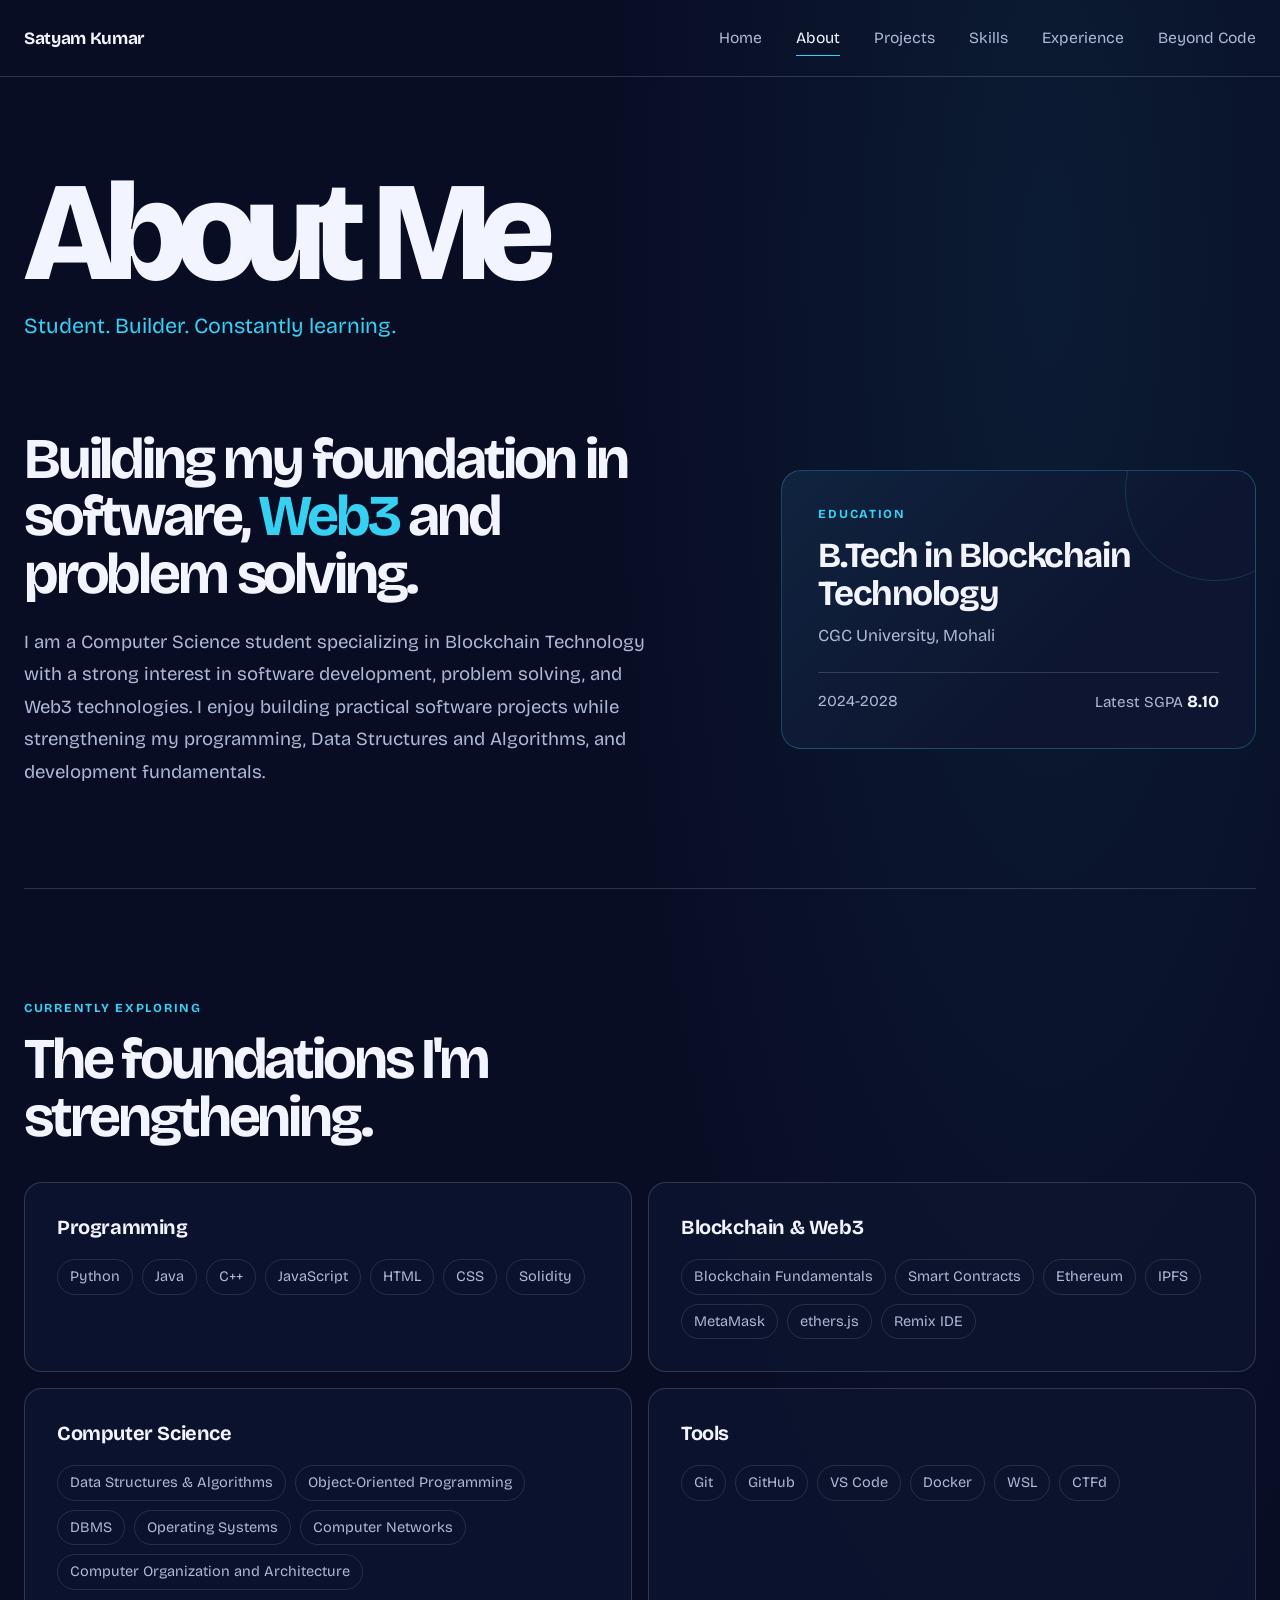
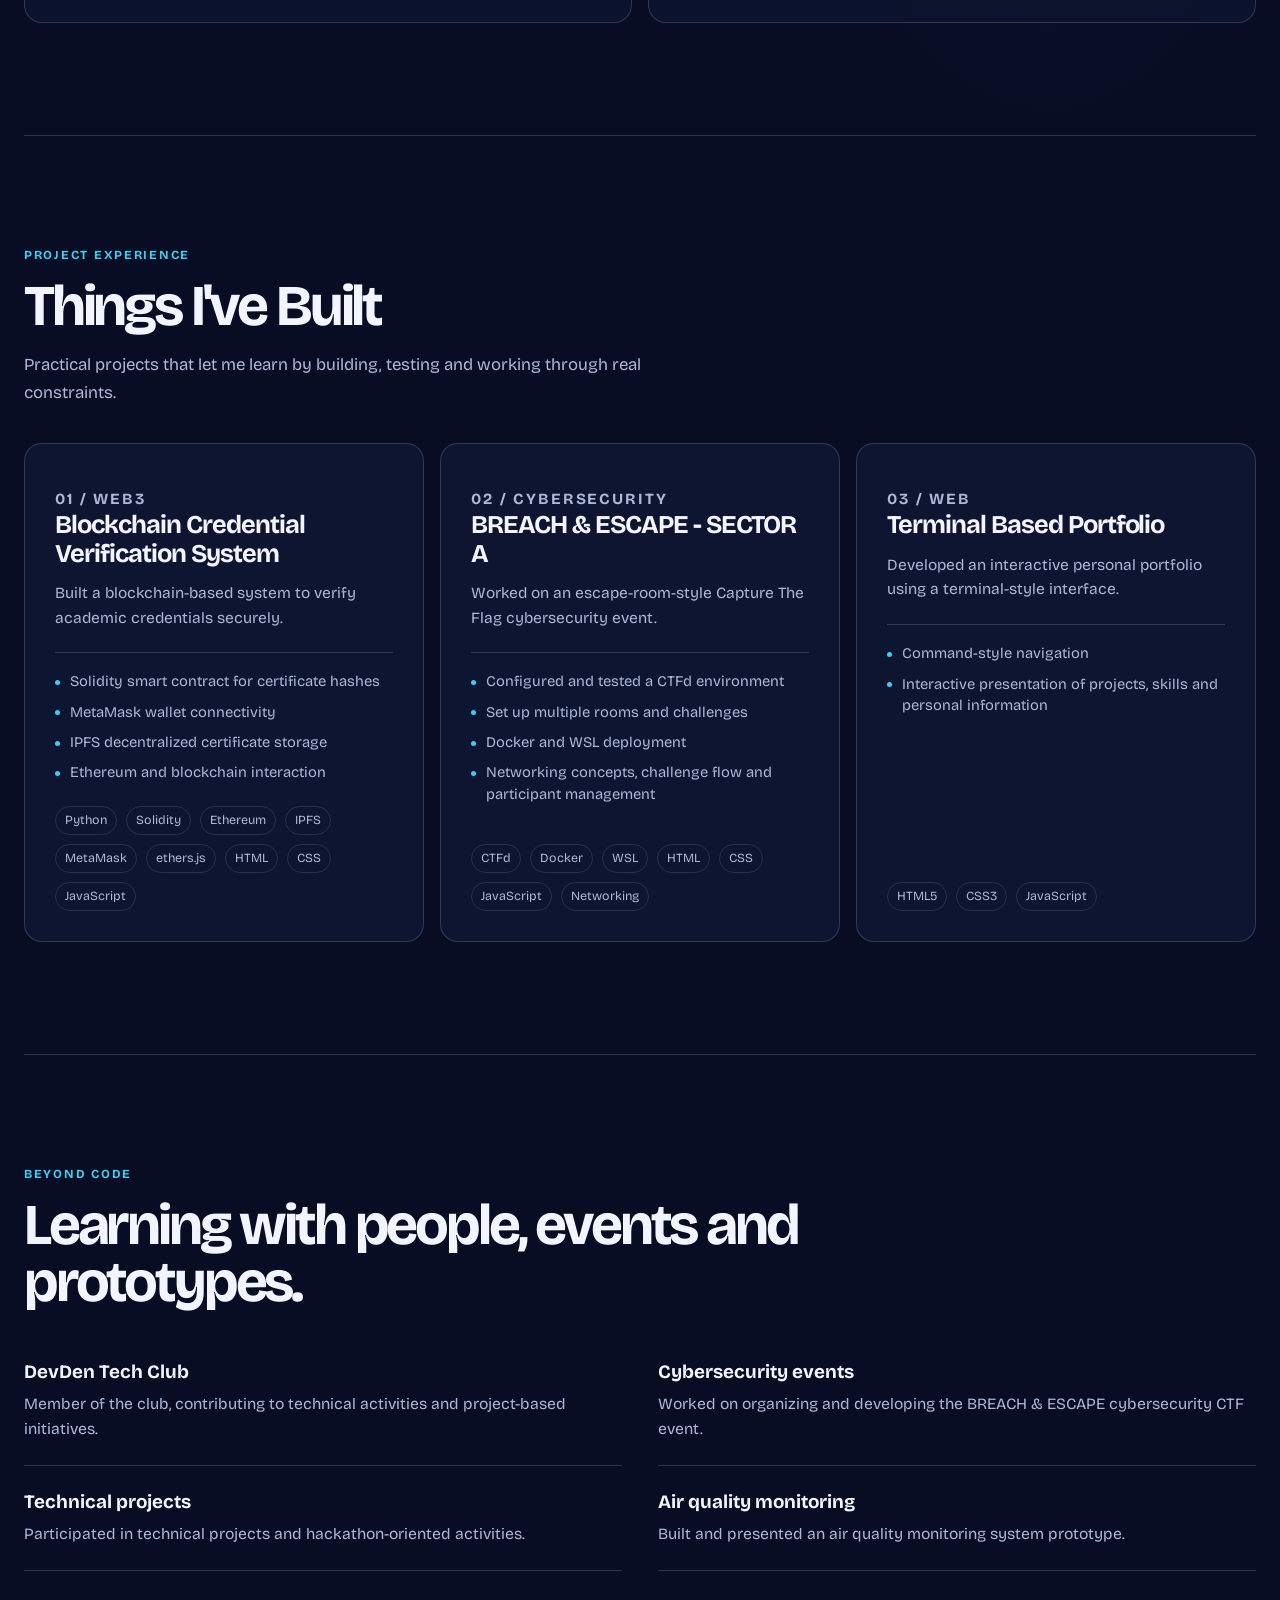
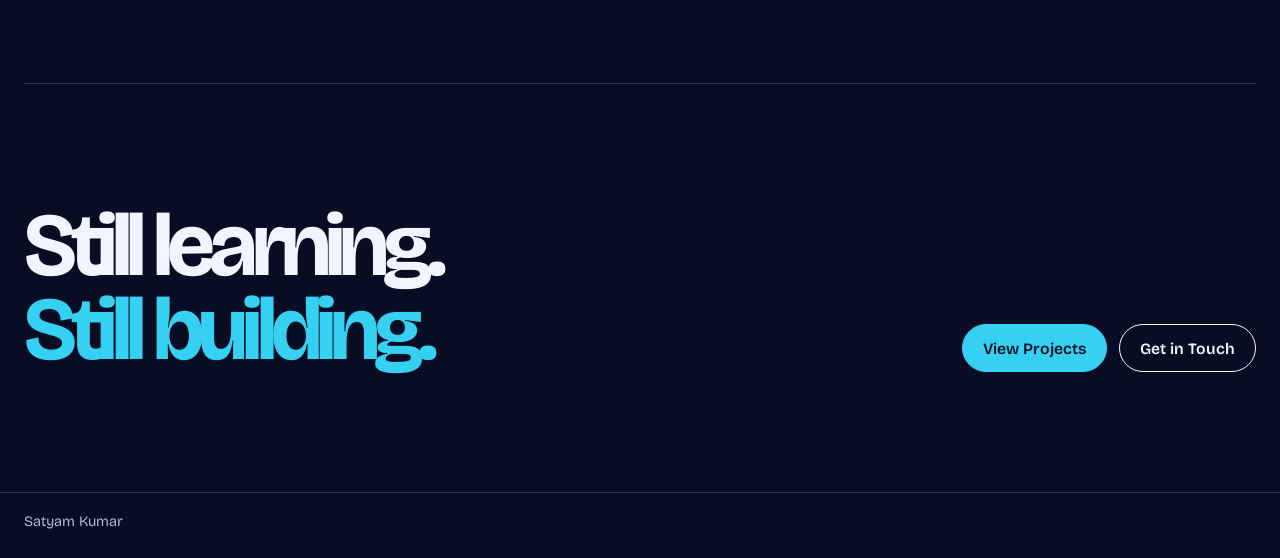
<file: about.html>
<!DOCTYPE html>
<html lang="en">
<head>
    <meta charset="utf-8">
    <meta name="viewport" content="width=device-width, initial-scale=1, viewport-fit=cover">
    <meta name="theme-color" content="#080D24">
    <meta name="description" content="About Satyam Kumar, a Computer Science student specializing in Blockchain Technology at CGC University.">
    <title>About | Satyam Kumar</title>
    <link rel="preconnect" href="https://fonts.googleapis.com">
    <link rel="preconnect" href="https://fonts.gstatic.com" crossorigin>
    <link href="https://fonts.googleapis.com/css2?family=Bricolage+Grotesque:opsz,wght@12..96,300..800&display=swap" rel="stylesheet">
    <style>
        :root {
            color-scheme: dark;
            --bg: #080D24;
            --surface: #0D1530;
            --surface-raised: #111B39;
            --ink: #F2F4FF;
            --muted: #AEB8D6;
            --accent: #35D0F2;
            --accent-ink: #07101F;
            --line: rgba(242, 244, 255, .16);
            --page-width: 1240px;
            box-sizing: border-box;
            scroll-behavior: smooth;
        }

        *, *::before, *::after { box-sizing: inherit; }

        body {
            margin: 0;
            min-width: 320px;
            background:
                radial-gradient(ellipse at 82% 7%, rgba(53, 208, 242, .075), transparent 28rem),
                var(--bg);
            color: var(--ink);
            font-family: "Bricolage Grotesque", system-ui, -apple-system, "Segoe UI", sans-serif;
        }

        a { color: inherit; }

        a:focus-visible {
            outline: 3px solid var(--accent);
            outline-offset: 4px;
        }

        .page-shell {
            width: min(100% - 48px, var(--page-width));
            margin-inline: auto;
        }

        .site-header {
            position: relative;
            z-index: 1;
            border-bottom: 1px solid var(--line);
        }

        .site-nav {
            min-height: 76px;
            display: flex;
            align-items: center;
            justify-content: space-between;
            gap: 24px;
        }

        .logo {
            flex: none;
            font-size: 1.08rem;
            font-weight: 700;
            letter-spacing: -.02em;
            text-decoration: none;
        }

        .nav-links {
            display: flex;
            align-items: center;
            justify-content: flex-end;
            flex-wrap: wrap;
            gap: 8px clamp(16px, 2.7vw, 34px);
        }

        .nav-links a {
            padding: 8px 0;
            border-bottom: 1.5px solid transparent;
            color: var(--muted);
            font-size: .98rem;
            text-decoration: none;
            transition: color .2s ease, border-color .2s ease;
        }

        .nav-links a:hover,
        .nav-links a[aria-current="page"] {
            border-color: var(--accent);
            color: var(--ink);
        }

        .page-intro {
            padding-block: clamp(48px, 8vw, 94px) clamp(54px, 8vw, 100px);
        }

        .page-title {
            margin: 0;
            font-size: clamp(4rem, 11vw, 9rem);
            font-weight: 800;
            line-height: .88;
            letter-spacing: -.075em;
        }

        .page-subtitle {
            margin: 18px 0 0;
            color: var(--accent);
            font-size: clamp(1.05rem, 2vw, 1.35rem);
        }

        .intro-grid {
            display: grid;
            grid-template-columns: minmax(0, 1.15fr) minmax(300px, .85fr);
            align-items: center;
            gap: clamp(36px, 9vw, 132px);
            margin-top: clamp(52px, 8vw, 92px);
        }

        .intro-copy h2,
        .section-heading {
            margin: 0;
            font-size: clamp(2.15rem, 4.5vw, 4.25rem);
            font-weight: 700;
            line-height: 1;
            letter-spacing: -.055em;
        }

        .intro-copy h2 span { color: var(--accent); }

        .intro-copy p {
            max-width: 58ch;
            margin: 22px 0 0;
            color: var(--muted);
            font-size: clamp(1rem, 1.45vw, 1.16rem);
            line-height: 1.75;
        }

        .education-card {
            position: relative;
            overflow: hidden;
            padding: clamp(24px, 4vw, 36px);
            border: 1px solid rgba(53, 208, 242, .27);
            border-radius: 20px;
            background:
                linear-gradient(135deg, rgba(53, 208, 242, .075), transparent 64%),
                var(--surface);
        }

        .education-card::after {
            position: absolute;
            top: -70px;
            right: -50px;
            width: 180px;
            aspect-ratio: 1;
            border: 1px solid rgba(53, 208, 242, .17);
            border-radius: 50%;
            content: "";
            pointer-events: none;
        }

        .card-label,
        .section-kicker {
            margin: 0 0 16px;
            color: var(--accent);
            font-size: .77rem;
            font-weight: 700;
            letter-spacing: .14em;
            text-transform: uppercase;
        }

        .education-card h2 {
            position: relative;
            z-index: 1;
            margin: 0;
            font-size: clamp(1.55rem, 3vw, 2.2rem);
            line-height: 1.08;
            letter-spacing: -.04em;
        }

        .education-card .institution {
            margin: 11px 0 0;
            color: var(--muted);
            font-size: 1.05rem;
        }

        .education-meta {
            display: flex;
            align-items: center;
            justify-content: space-between;
            gap: 16px;
            margin-top: 26px;
            padding-top: 18px;
            border-top: 1px solid var(--line);
            color: var(--muted);
            font-size: .95rem;
        }

        .education-meta strong {
            color: var(--ink);
            font-size: 1.05rem;
        }

        .content-section {
            padding-block: clamp(64px, 9vw, 112px);
            border-top: 1px solid var(--line);
        }

        .section-heading { max-width: 800px; }

        .section-description {
            max-width: 58ch;
            margin: 16px 0 0;
            color: var(--muted);
            font-size: 1.05rem;
            line-height: 1.65;
        }

        .focus-grid {
            display: grid;
            grid-template-columns: repeat(2, minmax(0, 1fr));
            gap: 16px;
            margin-top: 36px;
        }

        .focus-card {
            min-width: 0;
            padding: clamp(22px, 3.3vw, 32px);
            border: 1px solid var(--line);
            border-radius: 18px;
            background: rgba(13, 21, 48, .78);
            transition: transform .22s ease, border-color .22s ease, box-shadow .22s ease;
        }

        .focus-card:hover {
            transform: translateY(-4px);
            border-color: rgba(53, 208, 242, .5);
            box-shadow: 0 12px 34px rgba(3, 10, 29, .32), 0 0 24px rgba(53, 208, 242, .06);
        }

        .focus-card h3 {
            margin: 0 0 20px;
            font-size: 1.25rem;
            letter-spacing: -.02em;
        }

        .tag-list {
            display: flex;
            flex-wrap: wrap;
            gap: 9px;
            margin: 0;
            padding: 0;
            list-style: none;
        }

        .tag-list li {
            padding: 8px 12px;
            border: 1px solid rgba(242, 244, 255, .12);
            border-radius: 999px;
            color: var(--muted);
            font-size: .91rem;
            line-height: 1.2;
        }

        .project-grid {
            display: grid;
            grid-template-columns: repeat(3, minmax(0, 1fr));
            gap: 16px;
            margin-top: 36px;
        }

        .project-card {
            display: flex;
            min-width: 0;
            flex-direction: column;
            padding: clamp(22px, 3vw, 30px);
            border: 1px solid var(--line);
            border-radius: 18px;
            background: var(--surface);
            transition: transform .22s ease, border-color .22s ease, background-color .22s ease;
        }

        .project-card:hover {
            transform: translateY(-4px);
            border-color: rgba(53, 208, 242, .4);
            background-color: var(--surface-raised);
        }

        .project-index {
            margin: 0 0 20px;
            color: var(--accent);
            font-size: .8rem;
            font-weight: 700;
            letter-spacing: .12em;
        }

        .project-card h3 {
            margin: 0;
            font-size: clamp(1.35rem, 2vw, 1.7rem);
            line-height: 1.1;
            letter-spacing: -.04em;
        }

        .project-card > p {
            margin: 13px 0 0;
            color: var(--muted);
            font-size: .97rem;
            line-height: 1.6;
        }

        .project-highlights {
            display: grid;
            gap: 9px;
            margin: 22px 0 0;
            padding: 18px 0 0;
            border-top: 1px solid var(--line);
            list-style: none;
        }

        .project-highlights li {
            position: relative;
            padding-left: 15px;
            color: var(--muted);
            font-size: .92rem;
            line-height: 1.45;
        }

        .project-highlights li::before {
            position: absolute;
            top: .58em;
            left: 0;
            width: 5px;
            height: 5px;
            border-radius: 50%;
            background: var(--accent);
            content: "";
        }

        .project-card .tag-list { margin-top: auto; padding-top: 22px; }

        .project-card .tag-list li {
            padding: 6px 9px;
            font-size: .78rem;
        }

        .beyond-grid {
            display: grid;
            grid-template-columns: repeat(2, minmax(0, 1fr));
            gap: 0 36px;
            margin-top: 24px;
        }

        .beyond-item {
            padding: 24px 0;
            border-bottom: 1px solid var(--line);
        }

        .beyond-item h3 {
            margin: 0 0 8px;
            font-size: 1.18rem;
        }

        .beyond-item p {
            margin: 0;
            color: var(--muted);
            font-size: .98rem;
            line-height: 1.6;
        }

        .closing {
            display: flex;
            align-items: flex-end;
            justify-content: space-between;
            gap: 32px;
            padding-block: clamp(68px, 10vw, 120px);
            border-top: 1px solid var(--line);
        }

        .closing h2 {
            margin: 0;
            font-size: clamp(2.6rem, 7vw, 6rem);
            line-height: .94;
            letter-spacing: -.065em;
        }

        .closing h2 span { color: var(--accent); }

        .closing-actions {
            display: flex;
            flex: none;
            flex-wrap: wrap;
            gap: 12px;
        }

        .button {
            display: inline-flex;
            min-height: 48px;
            align-items: center;
            justify-content: center;
            padding: 12px 20px;
            border: 1px solid var(--ink);
            border-radius: 999px;
            color: var(--ink);
            font-size: .98rem;
            font-weight: 600;
            text-decoration: none;
            transition: transform .2s ease, background-color .2s ease, color .2s ease, border-color .2s ease;
        }

        .button:hover { transform: translateY(-2px); }

        .button-primary {
            border-color: var(--accent);
            background: var(--accent);
            color: var(--accent-ink);
        }

        .button-secondary:hover {
            background: var(--ink);
            color: var(--bg);
        }

        .site-footer {
            padding-block: 20px 28px;
            border-top: 1px solid var(--line);
            color: var(--muted);
            font-size: .9rem;
        }

        .reveal-ready .reveal {
            opacity: 0;
            transform: translateY(18px);
            transition: opacity .55s ease, transform .55s cubic-bezier(.2, .7, .2, 1);
        }

        .reveal-ready .reveal.is-visible {
            opacity: 1;
            transform: translateY(0);
        }

        @media (max-width: 900px) {
            .intro-grid { grid-template-columns: minmax(0, 1fr) minmax(260px, .9fr); gap: 32px; }
            .project-grid { grid-template-columns: repeat(2, minmax(0, 1fr)); }
            .project-card:last-child { grid-column: 1 / -1; }
            .closing { align-items: flex-start; flex-direction: column; }
        }

        @media (max-width: 640px) {
            .page-shell { width: min(100% - 36px, var(--page-width)); }
            .site-nav { min-height: 68px; align-items: flex-start; flex-direction: column; gap: 4px; padding-block: 16px; }
            .nav-links { justify-content: flex-start; gap: 4px 20px; }
            .nav-links a { font-size: .92rem; }
            .page-intro { padding-top: 48px; }
            .intro-grid { grid-template-columns: 1fr; gap: 30px; margin-top: 48px; }
            .education-card { max-width: none; }
            .focus-grid,
            .project-grid,
            .beyond-grid { grid-template-columns: 1fr; }
            .project-card:last-child { grid-column: auto; }
            .closing-actions { width: 100%; }
            .closing-actions .button { flex: 1 1 140px; }
        }

        @media (prefers-reduced-motion: reduce) {
            :root { scroll-behavior: auto; }
            *, *::before, *::after { scroll-behavior: auto !important; transition-duration: .01ms !important; }
            .reveal-ready .reveal { opacity: 1; transform: none; }
        }
    </style>
</head>
<body>
    <header class="site-header">
        <nav class="site-nav page-shell" aria-label="Main navigation">
            <a class="logo" href="index.html">Satyam Kumar</a>
            <div class="nav-links">
                <a href="index.html">Home</a>
                <a href="#about" aria-current="page">About</a>
                <a href="projects.html">Projects</a>
                <a href="skills.html">Skills</a>
                <a href="experience.html">Experience</a>
                <a href="#beyond">Beyond Code</a>
            </div>
        </nav>
    </header>

    <main class="page-shell">
        <section class="page-intro" id="about" aria-labelledby="page-title">
            <h1 class="page-title" id="page-title">About Me</h1>
            <p class="page-subtitle">Student. Builder. Constantly learning.</p>

            <div class="intro-grid">
                <div class="intro-copy reveal">
                    <h2>Building my foundation in software, <span>Web3</span> and problem solving.</h2>
                    <p>I am a Computer Science student specializing in Blockchain Technology with a strong interest in software development, problem solving, and Web3 technologies. I enjoy building practical software projects while strengthening my programming, Data Structures and Algorithms, and development fundamentals.</p>
                </div>

                <aside class="education-card reveal" aria-labelledby="education-title">
                    <p class="card-label">Education</p>
                    <h2 id="education-title">B.Tech in Blockchain Technology</h2>
                    <p class="institution">CGC University, Mohali</p>
                    <div class="education-meta">
                        <span>2024-2028</span>
                        <span>Latest SGPA <strong>8.10</strong></span>
                    </div>
                </aside>
            </div>
        </section>

        <section class="content-section" id="focus" aria-labelledby="focus-title">
            <div class="reveal">
                <p class="section-kicker">Currently Exploring</p>
                <h2 class="section-heading" id="focus-title">The foundations I'm strengthening.</h2>
            </div>

            <div class="focus-grid">
                <article class="focus-card reveal">
                    <h3>Programming</h3>
                    <ul class="tag-list">
                        <li>Python</li><li>Java</li><li>C++</li><li>JavaScript</li><li>HTML</li><li>CSS</li><li>Solidity</li>
                    </ul>
                </article>
                <article class="focus-card reveal">
                    <h3>Blockchain &amp; Web3</h3>
                    <ul class="tag-list">
                        <li>Blockchain Fundamentals</li><li>Smart Contracts</li><li>Ethereum</li><li>IPFS</li><li>MetaMask</li><li>ethers.js</li><li>Remix IDE</li>
                    </ul>
                </article>
                <article class="focus-card reveal">
                    <h3>Computer Science</h3>
                    <ul class="tag-list">
                        <li>Data Structures &amp; Algorithms</li><li>Object-Oriented Programming</li><li>DBMS</li><li>Operating Systems</li><li>Computer Networks</li><li>Computer Organization and Architecture</li>
                    </ul>
                </article>
                <article class="focus-card reveal">
                    <h3>Tools</h3>
                    <ul class="tag-list">
                        <li>Git</li><li>GitHub</li><li>VS Code</li><li>Docker</li><li>WSL</li><li>CTFd</li>
                    </ul>
                </article>
            </div>
        </section>

        <section class="content-section" id="projects" aria-labelledby="projects-title">
            <div class="reveal">
                <p class="section-kicker">Project experience</p>
                <h2 class="section-heading" id="projects-title">Things I've Built</h2>
                <p class="section-description">Practical projects that let me learn by building, testing and working through real constraints.</p>
            </div>

            <div class="project-grid">
                <article class="project-card reveal">
                    <p class="project-index">01 / WEB3</p>
                    <h3>Blockchain Credential Verification System</h3>
                    <p>Built a blockchain-based system to verify academic credentials securely.</p>
                    <ul class="project-highlights">
                        <li>Solidity smart contract for certificate hashes</li>
                        <li>MetaMask wallet connectivity</li>
                        <li>IPFS decentralized certificate storage</li>
                        <li>Ethereum and blockchain interaction</li>
                    </ul>
                    <ul class="tag-list" aria-label="Technologies used">
                        <li>Python</li><li>Solidity</li><li>Ethereum</li><li>IPFS</li><li>MetaMask</li><li>ethers.js</li><li>HTML</li><li>CSS</li><li>JavaScript</li>
                    </ul>
                </article>

                <article class="project-card reveal">
                    <p class="project-index">02 / CYBERSECURITY</p>
                    <h3>BREACH &amp; ESCAPE - SECTOR A</h3>
                    <p>Worked on an escape-room-style Capture The Flag cybersecurity event.</p>
                    <ul class="project-highlights">
                        <li>Configured and tested a CTFd environment</li>
                        <li>Set up multiple rooms and challenges</li>
                        <li>Docker and WSL deployment</li>
                        <li>Networking concepts, challenge flow and participant management</li>
                    </ul>
                    <ul class="tag-list" aria-label="Technologies used">
                        <li>CTFd</li><li>Docker</li><li>WSL</li><li>HTML</li><li>CSS</li><li>JavaScript</li><li>Networking</li>
                    </ul>
                </article>

                <article class="project-card reveal">
                    <p class="project-index">03 / WEB</p>
                    <h3>Terminal Based Portfolio</h3>
                    <p>Developed an interactive personal portfolio using a terminal-style interface.</p>
                    <ul class="project-highlights">
                        <li>Command-style navigation</li>
                        <li>Interactive presentation of projects, skills and personal information</li>
                    </ul>
                    <ul class="tag-list" aria-label="Technologies used">
                        <li>HTML5</li><li>CSS3</li><li>JavaScript</li>
                    </ul>
                </article>
            </div>
        </section>

        <section class="content-section" id="beyond" aria-labelledby="beyond-title">
            <div class="reveal">
                <p class="section-kicker">Beyond Code</p>
                <h2 class="section-heading" id="beyond-title">Learning with people, events and prototypes.</h2>
            </div>
            <div class="beyond-grid">
                <article class="beyond-item reveal">
                    <h3>DevDen Tech Club</h3>
                    <p>Member of the club, contributing to technical activities and project-based initiatives.</p>
                </article>
                <article class="beyond-item reveal">
                    <h3>Cybersecurity events</h3>
                    <p>Worked on organizing and developing the BREACH &amp; ESCAPE cybersecurity CTF event.</p>
                </article>
                <article class="beyond-item reveal">
                    <h3>Technical projects</h3>
                    <p>Participated in technical projects and hackathon-oriented activities.</p>
                </article>
                <article class="beyond-item reveal">
                    <h3>Air quality monitoring</h3>
                    <p>Built and presented an air quality monitoring system prototype.</p>
                </article>
            </div>
        </section>

        <section class="closing reveal" aria-labelledby="closing-title">
            <h2 id="closing-title">Still learning.<br><span>Still building.</span></h2>
            <div class="closing-actions">
                <a class="button button-primary" href="#projects">View Projects</a>
                <a class="button button-secondary" href="mailto:satyamkumar42143@gmail.com">Get in Touch</a>
            </div>
        </section>
    </main>

    <footer class="site-footer">
        <div class="page-shell">Satyam Kumar</div>
    </footer>

    <script>
        const revealItems = document.querySelectorAll(".reveal");
        const reducedMotion = window.matchMedia("(prefers-reduced-motion: reduce)").matches;

        if ("IntersectionObserver" in window && !reducedMotion) {
            document.documentElement.classList.add("reveal-ready");
            const revealObserver = new IntersectionObserver((entries, observer) => {
                entries.forEach((entry) => {
                    if (entry.isIntersecting) {
                        entry.target.classList.add("is-visible");
                        observer.unobserve(entry.target);
                    }
                });
            }, { threshold: 0.12 });

            revealItems.forEach((item) => revealObserver.observe(item));
        }
    </script>
</body>
</html>
</file>
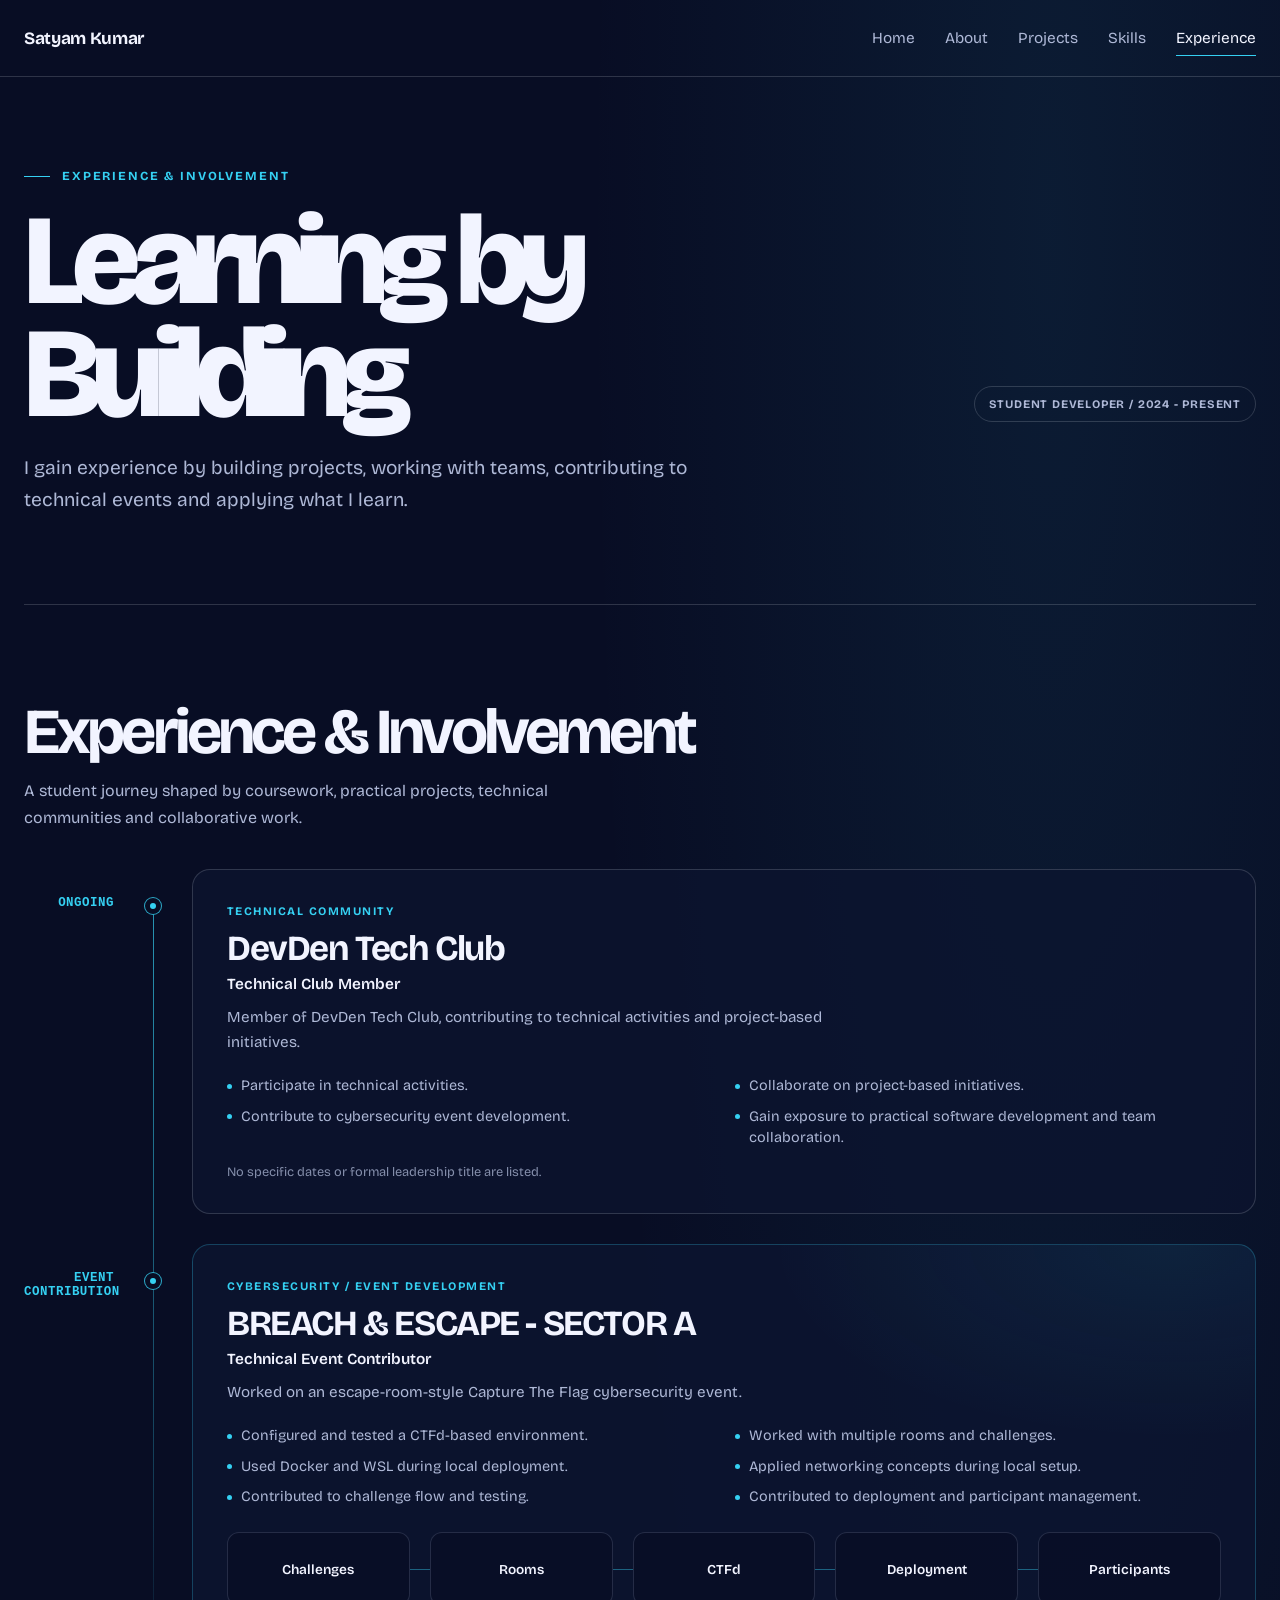
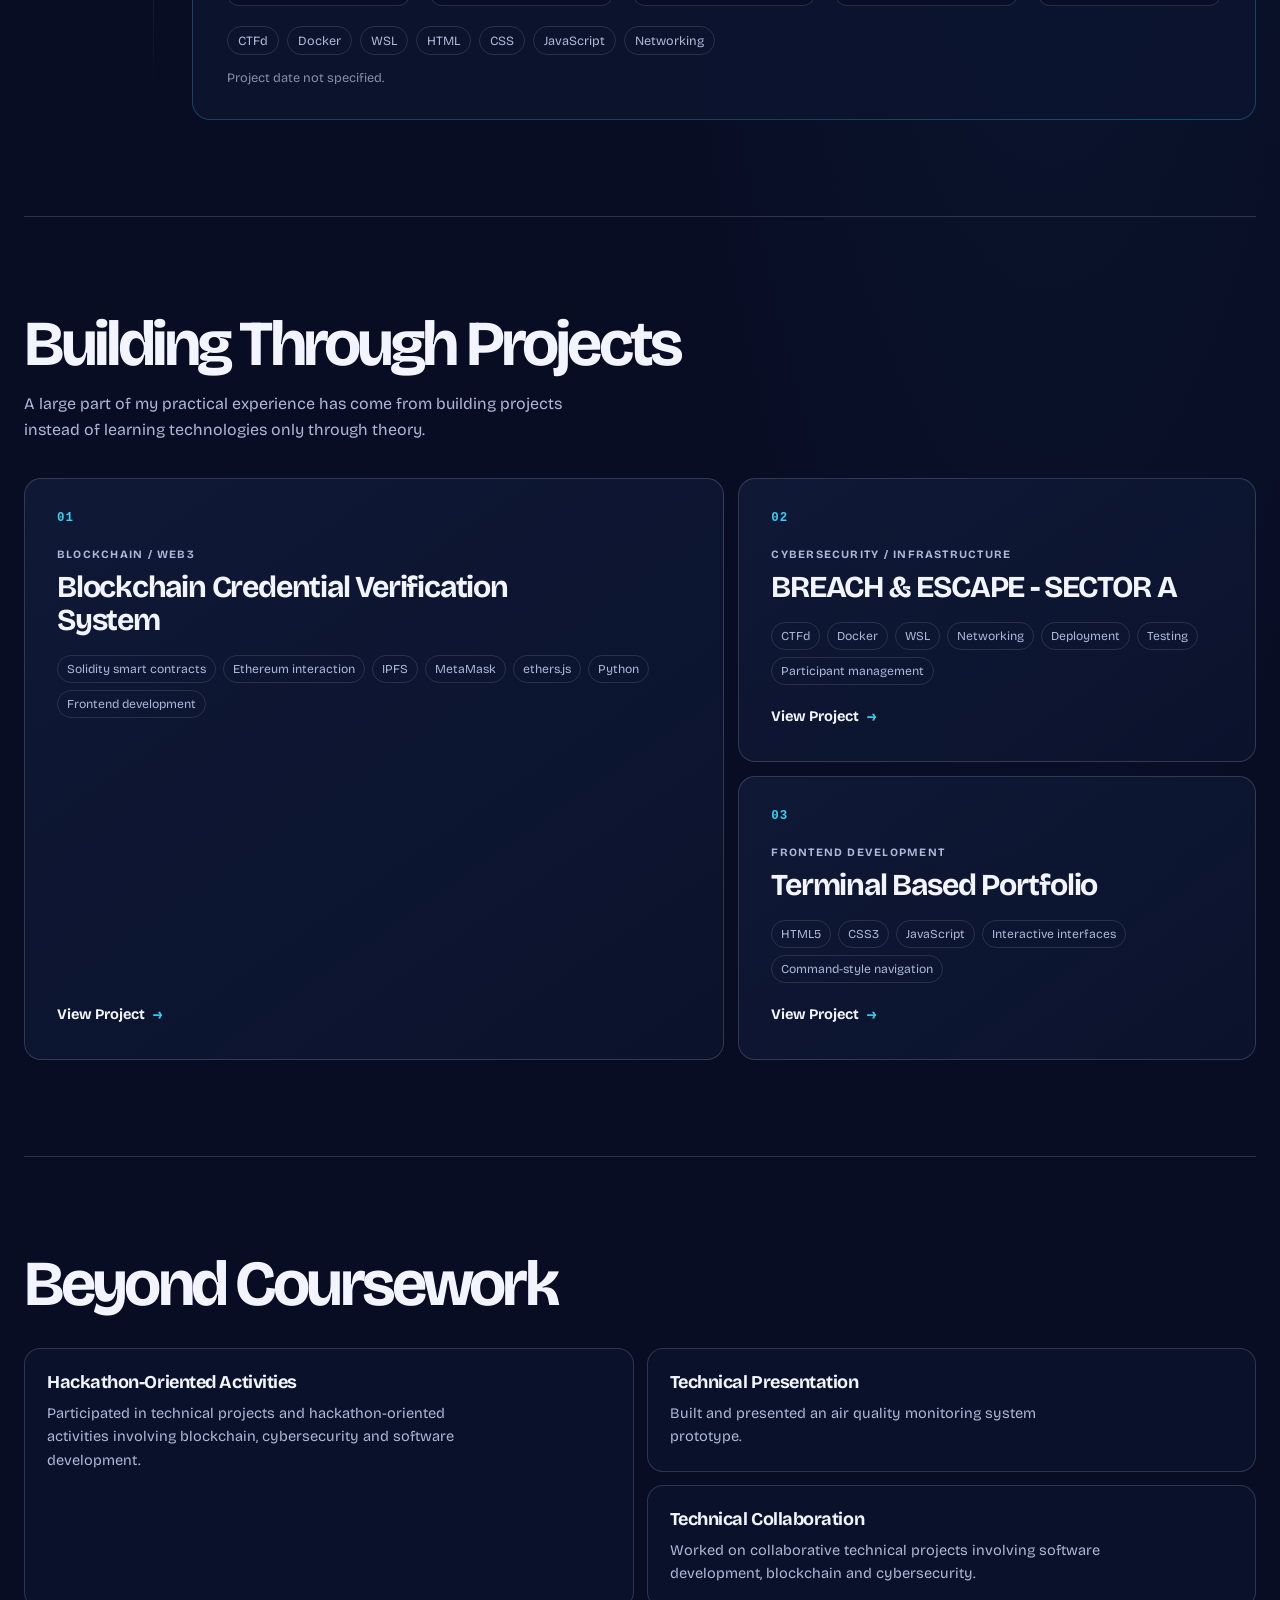
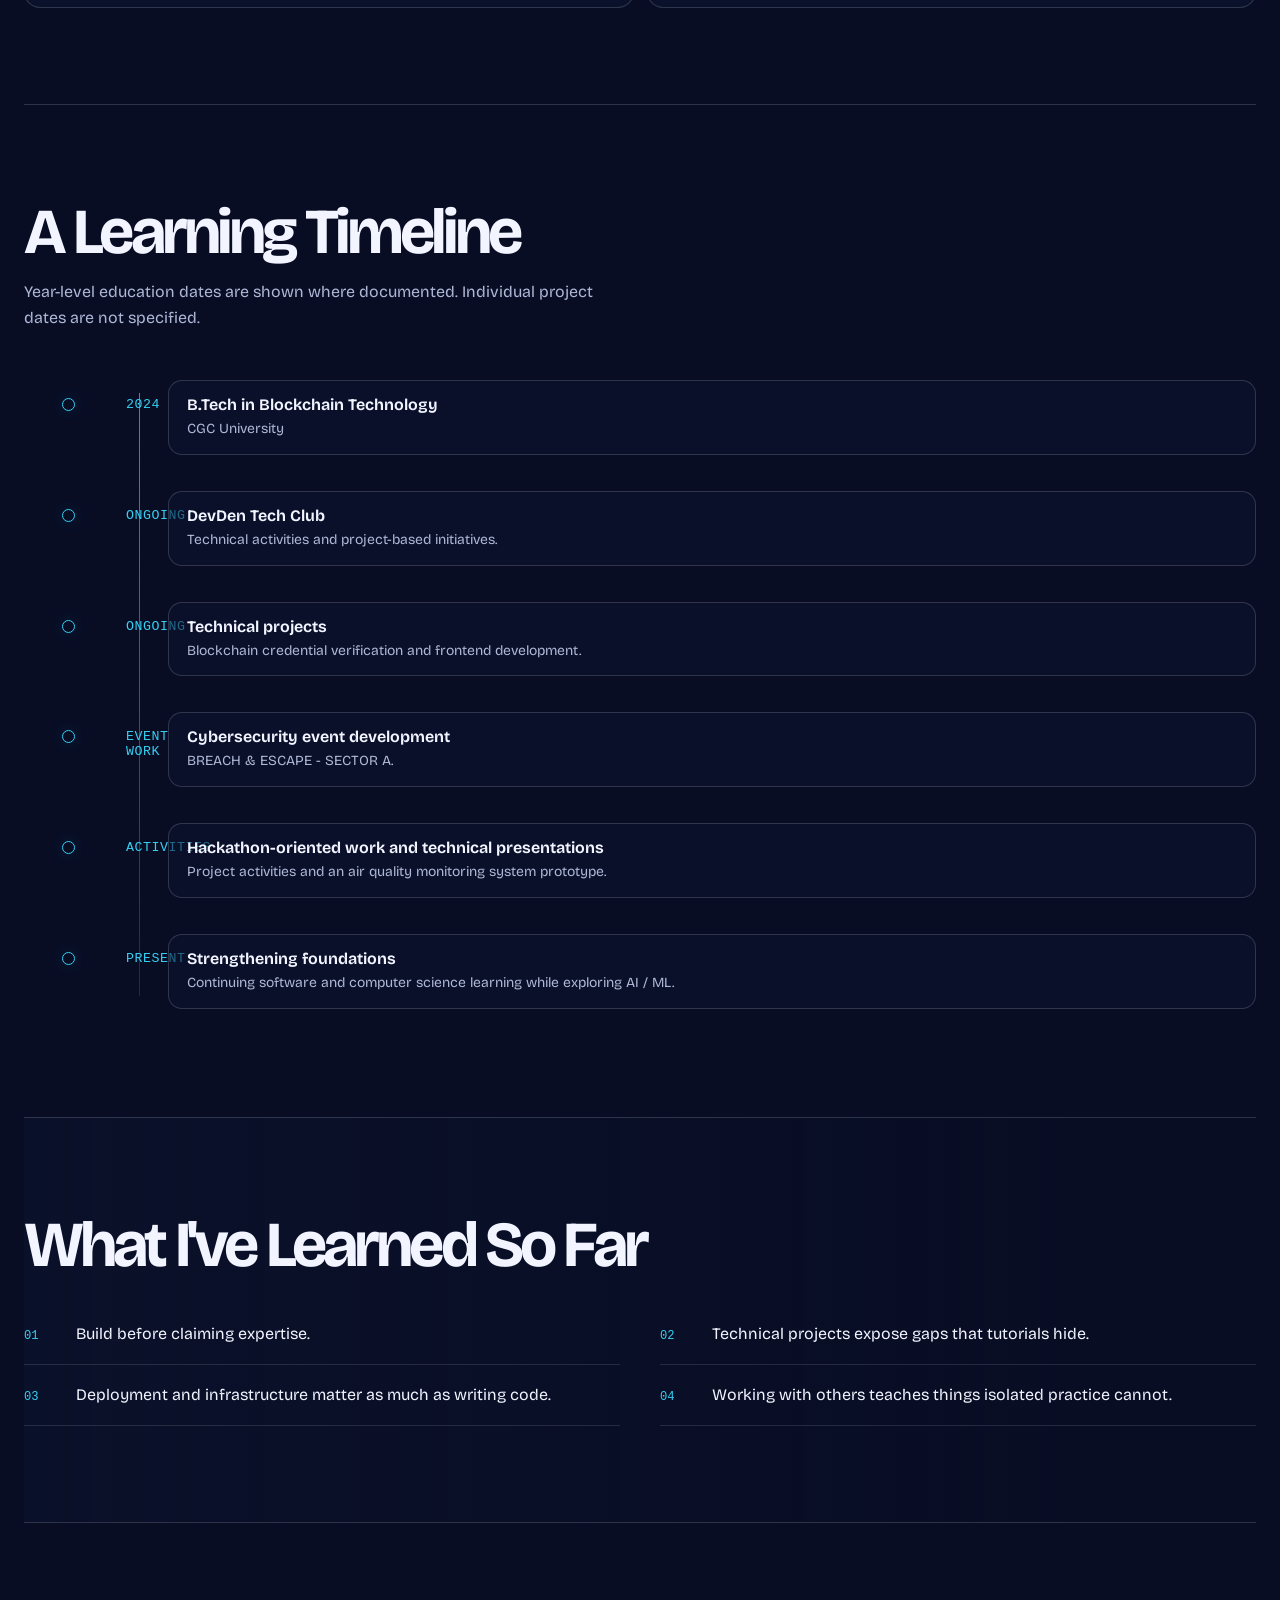
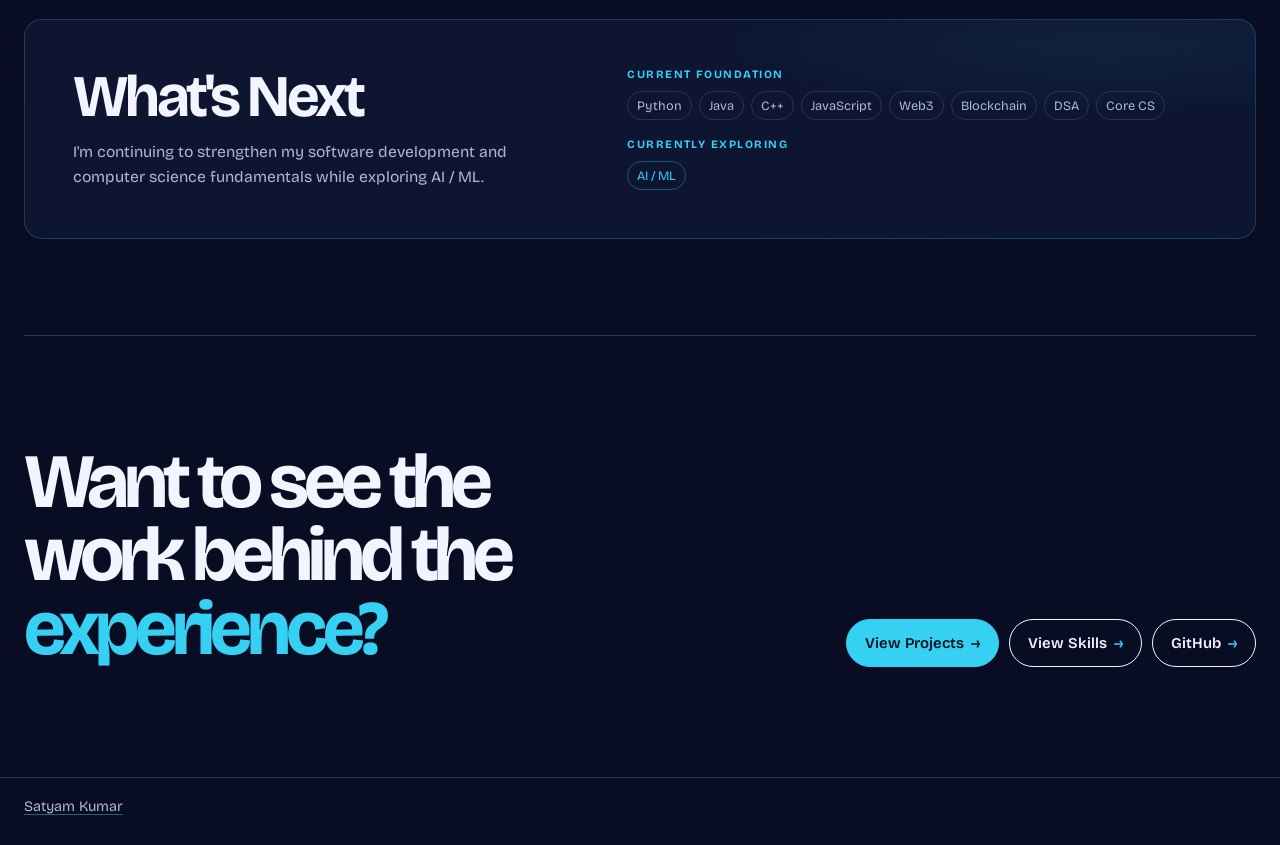
<file: experience.html>
<!DOCTYPE html>
<html lang="en">
<head>
    <meta charset="utf-8">
    <meta name="viewport" content="width=device-width, initial-scale=1, viewport-fit=cover">
    <meta name="theme-color" content="#080D24">
    <meta name="description" content="Satyam Kumar's student experience through technical projects, DevDen Tech Club, cybersecurity event development and collaboration.">
    <title>Experience &amp; Involvement | Satyam Kumar</title>
    <link rel="preconnect" href="https://fonts.googleapis.com">
    <link rel="preconnect" href="https://fonts.gstatic.com" crossorigin>
    <link href="https://fonts.googleapis.com/css2?family=Bricolage+Grotesque:opsz,wght@12..96,300..800&display=swap" rel="stylesheet">
    <style>
        :root {
            color-scheme: dark;
            --bg: #080D24;
            --surface: #0D1530;
            --surface-raised: #111B39;
            --ink: #F2F4FF;
            --muted: #AEB8D6;
            --accent: #35D0F2;
            --accent-ink: #07101F;
            --line: rgba(242, 244, 255, .16);
            --page-width: 1240px;
            box-sizing: border-box;
            scroll-behavior: smooth;
        }

        *, *::before, *::after { box-sizing: inherit; }

        body {
            min-width: 320px;
            margin: 0;
            background:
                radial-gradient(ellipse at 82% 4%, rgba(53, 208, 242, .075), transparent 29rem),
                var(--bg);
            color: var(--ink);
            font-family: "Bricolage Grotesque", system-ui, -apple-system, "Segoe UI", sans-serif;
        }

        a { color: inherit; }

        a:focus-visible {
            outline: 3px solid var(--accent);
            outline-offset: 4px;
        }

        .page-shell {
            width: min(100% - 48px, var(--page-width));
            margin-inline: auto;
        }

        .site-header { border-bottom: 1px solid var(--line); }

        .site-nav {
            min-height: 76px;
            display: flex;
            align-items: center;
            justify-content: space-between;
            gap: 24px;
        }

        .logo {
            flex: none;
            font-size: 1.08rem;
            font-weight: 700;
            letter-spacing: -.02em;
            text-decoration: none;
        }

        .nav-links {
            display: flex;
            align-items: center;
            justify-content: flex-end;
            flex-wrap: wrap;
            gap: 8px clamp(15px, 2.4vw, 30px);
        }

        .nav-links a {
            padding: 8px 0;
            border-bottom: 1.5px solid transparent;
            color: var(--muted);
            font-size: .96rem;
            text-decoration: none;
            transition: color .2s ease, border-color .2s ease;
        }

        .nav-links a:hover,
        .nav-links a[aria-current="page"] {
            border-color: var(--accent);
            color: var(--ink);
        }

        .page-intro {
            padding-block: clamp(54px, 8vw, 92px) clamp(58px, 8vw, 88px);
        }

        .intro-topline {
            display: flex;
            align-items: center;
            gap: 12px;
            margin: 0 0 22px;
            color: var(--accent);
            font-size: .77rem;
            font-weight: 700;
            letter-spacing: .15em;
        }

        .intro-topline::before {
            width: 26px;
            height: 1px;
            background: currentColor;
            content: "";
        }

        .intro-heading-row {
            display: flex;
            align-items: flex-end;
            justify-content: space-between;
            gap: 24px;
        }

        .page-title {
            max-width: 900px;
            margin: 0;
            font-size: clamp(3.8rem, 10vw, 8.3rem);
            font-weight: 800;
            line-height: .88;
            letter-spacing: -.075em;
        }

        .student-indicator {
            flex: none;
            margin-bottom: 8px;
            padding: 10px 14px;
            border: 1px solid var(--line);
            border-radius: 999px;
            color: var(--muted);
            font-size: .72rem;
            font-weight: 700;
            letter-spacing: .07em;
            white-space: nowrap;
        }

        .page-subtitle {
            max-width: 61ch;
            margin: 22px 0 0;
            color: var(--muted);
            font-size: clamp(1rem, 1.7vw, 1.2rem);
            line-height: 1.65;
        }

        .section {
            padding-block: clamp(60px, 8vw, 96px);
            border-top: 1px solid var(--line);
            scroll-margin-top: 24px;
        }

        .section-heading {
            max-width: 800px;
            margin: 0;
            font-size: clamp(2.3rem, 5vw, 4.6rem);
            line-height: .98;
            letter-spacing: -.06em;
        }

        .section-description {
            max-width: 59ch;
            margin: 15px 0 0;
            color: var(--muted);
            font-size: 1rem;
            line-height: 1.65;
        }

        .journey {
            position: relative;
            display: grid;
            gap: 30px;
            margin-top: 38px;
        }

        .journey::before {
            position: absolute;
            top: 30px;
            bottom: 36px;
            left: 129px;
            width: 1px;
            background: linear-gradient(to bottom, rgba(53, 208, 242, .7), rgba(53, 208, 242, .23) 75%, transparent);
            content: "";
        }

        .milestone {
            position: relative;
            display: grid;
            grid-template-columns: 90px 42px minmax(0, 1fr);
            align-items: start;
            gap: 0 18px;
        }

        .milestone-date {
            padding-top: 27px;
            color: var(--accent);
            font-family: ui-monospace, "Cascadia Code", "SFMono-Regular", Consolas, monospace;
            font-size: .78rem;
            font-weight: 600;
            letter-spacing: .04em;
            text-align: right;
        }

        .milestone-node {
            position: relative;
            z-index: 1;
            display: grid;
            width: 18px;
            height: 18px;
            justify-self: center;
            margin-top: 28px;
            place-items: center;
            border: 1px solid rgba(53, 208, 242, .8);
            border-radius: 50%;
            background: var(--bg);
            transition: box-shadow .24s ease, transform .24s ease, background-color .24s ease;
        }

        .milestone-node::after {
            width: 6px;
            height: 6px;
            border-radius: 50%;
            background: var(--accent);
            content: "";
        }

        .milestone:hover .milestone-node {
            transform: scale(1.14);
            background: rgba(53, 208, 242, .1);
            box-shadow: 0 0 17px rgba(53, 208, 242, .24);
        }

        .milestone-card {
            min-width: 0;
            padding: clamp(22px, 3.4vw, 34px);
            border: 1px solid var(--line);
            border-radius: 18px;
            background: rgba(13, 21, 48, .74);
            transition: transform .24s ease, border-color .24s ease, box-shadow .24s ease;
        }

        .milestone:hover .milestone-card {
            transform: translateX(3px);
            border-color: rgba(53, 208, 242, .36);
            box-shadow: 0 14px 38px rgba(3, 10, 29, .22);
        }

        .milestone-card .category {
            margin: 0 0 12px;
            color: var(--accent);
            font-size: .72rem;
            font-weight: 700;
            letter-spacing: .13em;
        }

        .milestone-card h3 {
            margin: 0;
            font-size: clamp(1.45rem, 3vw, 2.2rem);
            line-height: 1.08;
            letter-spacing: -.04em;
        }

        .milestone-role {
            margin: 7px 0 0;
            color: var(--ink);
            font-size: .96rem;
            font-weight: 600;
        }

        .milestone-copy {
            max-width: 65ch;
            margin: 12px 0 0;
            color: var(--muted);
            font-size: .95rem;
            line-height: 1.65;
        }

        .milestone-points {
            display: grid;
            grid-template-columns: repeat(2, minmax(0, 1fr));
            gap: 9px 22px;
            margin: 20px 0 0;
            padding: 0;
            list-style: none;
        }

        .milestone-points li {
            position: relative;
            padding-left: 14px;
            color: var(--muted);
            font-size: .9rem;
            line-height: 1.5;
        }

        .milestone-points li::before {
            position: absolute;
            top: .58em;
            left: 0;
            width: 5px;
            height: 5px;
            border-radius: 50%;
            background: var(--accent);
            content: "";
        }

        .date-note {
            margin: 15px 0 0;
            color: rgba(174, 184, 214, .75);
            font-size: .8rem;
        }

        .event-milestone .milestone-card {
            border-color: rgba(53, 208, 242, .25);
            background:
                radial-gradient(ellipse at 92% 0%, rgba(53, 208, 242, .075), transparent 25rem),
                rgba(13, 21, 48, .84);
        }

        .event-flow {
            display: grid;
            grid-template-columns: repeat(5, minmax(0, 1fr));
            gap: 20px;
            margin-top: 24px;
        }

        .event-flow-step {
            position: relative;
            display: grid;
            min-height: 74px;
            align-content: center;
            justify-items: center;
            padding: 12px 10px;
            border: 1px solid rgba(174, 184, 214, .18);
            border-radius: 12px;
            background: rgba(8, 13, 36, .72);
            color: var(--ink);
            font-size: .85rem;
            font-weight: 600;
            text-align: center;
            transition: transform .22s ease, border-color .22s ease, color .22s ease;
        }

        .event-flow-step:not(:last-child)::after {
            position: absolute;
            top: 50%;
            left: calc(100% + 1px);
            width: 20px;
            height: 1px;
            background: rgba(53, 208, 242, .42);
            content: "";
        }

        .event-flow-step:hover {
            transform: translateY(-2px);
            border-color: rgba(53, 208, 242, .4);
            color: var(--accent);
        }

        .tag-list {
            display: flex;
            flex-wrap: wrap;
            gap: 8px;
            margin: 20px 0 0;
            padding: 0;
            list-style: none;
        }

        .tag-list li {
            padding: 6px 10px;
            border: 1px solid rgba(242, 244, 255, .13);
            border-radius: 999px;
            color: var(--muted);
            font-size: .79rem;
            transition: color .2s ease, border-color .2s ease;
        }

        .milestone:hover .tag-list li { border-color: rgba(53, 208, 242, .2); }

        .project-list {
            display: grid;
            grid-template-columns: minmax(0, 1.15fr) minmax(0, .85fr);
            gap: 14px;
            margin-top: 34px;
        }

        .project-card {
            position: relative;
            display: flex;
            min-width: 0;
            min-height: 255px;
            flex-direction: column;
            padding: clamp(22px, 3.4vw, 32px);
            overflow: hidden;
            border: 1px solid var(--line);
            border-radius: 17px;
            background: linear-gradient(145deg, rgba(17, 27, 57, .82), rgba(13, 21, 48, .72));
            transition: transform .24s ease, border-color .24s ease, box-shadow .24s ease;
        }

        .project-card:first-child { grid-row: span 2; min-height: 100%; }

        .project-card:hover {
            transform: translateY(-3px);
            border-color: rgba(53, 208, 242, .4);
            box-shadow: 0 12px 34px rgba(3, 10, 29, .24);
        }

        .project-index {
            margin: 0 0 23px;
            color: var(--accent);
            font-family: ui-monospace, "Cascadia Code", "SFMono-Regular", Consolas, monospace;
            font-size: .78rem;
            font-weight: 700;
            letter-spacing: .08em;
            transition: transform .22s ease;
        }

        .project-card:hover .project-index { transform: translateX(3px); }

        .project-focus {
            margin: 0 0 10px;
            color: var(--muted);
            font-size: .7rem;
            font-weight: 700;
            letter-spacing: .11em;
        }

        .project-card h3 {
            max-width: 24ch;
            margin: 0;
            font-size: clamp(1.3rem, 2.4vw, 1.9rem);
            line-height: 1.1;
            letter-spacing: -.04em;
        }

        .project-gained {
            display: flex;
            flex-wrap: wrap;
            gap: 7px;
            margin: 18px 0 0;
            padding: 0;
            list-style: none;
        }

        .project-gained li {
            padding: 6px 9px;
            border: 1px solid rgba(242, 244, 255, .12);
            border-radius: 999px;
            color: var(--muted);
            font-size: .76rem;
            transition: border-color .2s ease, color .2s ease;
        }

        .project-card:hover .project-gained li { border-color: rgba(53, 208, 242, .25); }

        .project-link {
            display: inline-flex;
            min-height: 44px;
            align-items: center;
            gap: 8px;
            align-self: flex-start;
            margin-top: auto;
            padding-top: 18px;
            color: var(--ink);
            font-size: .91rem;
            font-weight: 700;
            text-decoration: none;
        }

        .project-link span {
            color: var(--accent);
            transition: transform .2s ease;
        }

        .project-link:hover span { transform: translateX(4px); }

        .activity-grid {
            display: grid;
            grid-template-columns: 1fr 1fr;
            gap: 13px;
            margin-top: 32px;
        }

        .activity-card {
            min-width: 0;
            padding: 22px;
            border: 1px solid var(--line);
            border-radius: 16px;
            background: rgba(13, 21, 48, .58);
            transition: transform .22s ease, border-color .22s ease, background-color .22s ease;
        }

        .activity-card:first-child { grid-row: span 2; }

        .activity-card:hover {
            transform: translateY(-3px);
            border-color: rgba(53, 208, 242, .35);
            background-color: rgba(17, 27, 57, .8);
        }

        .activity-card h3 {
            margin: 0;
            font-size: 1.13rem;
            letter-spacing: -.025em;
        }

        .activity-card p {
            max-width: 48ch;
            margin: 9px 0 0;
            color: var(--muted);
            font-size: .91rem;
            line-height: 1.6;
        }

        .timeline-section {
            padding-block: clamp(60px, 8vw, 96px);
            border-top: 1px solid var(--line);
        }

        .timeline {
            position: relative;
            display: grid;
            gap: 12px;
            margin-top: 36px;
        }

        .timeline::before {
            position: absolute;
            top: 25px;
            bottom: 25px;
            left: 115px;
            width: 1px;
            background: linear-gradient(to bottom, rgba(53, 208, 242, .7), rgba(53, 208, 242, .18));
            content: "";
        }

        .timeline-period {
            position: relative;
            display: grid;
            grid-template-columns: 88px 28px minmax(0, 1fr);
            align-items: start;
            gap: 0 14px;
            min-width: 0;
            padding: 12px 0;
        }

        .timeline-date {
            padding-top: 17px;
            color: var(--accent);
            font-family: ui-monospace, "Cascadia Code", Consolas, monospace;
            font-size: .83rem;
            letter-spacing: .04em;
            text-align: right;
        }

        .timeline-period::before {
            position: relative;
            z-index: 1;
            width: 13px;
            height: 13px;
            justify-self: center;
            margin-top: 18px;
            border: 1px solid var(--accent);
            border-radius: 50%;
            background: var(--bg);
            box-shadow: 0 0 14px rgba(53, 208, 242, .13);
            content: "";
        }

        .timeline-content {
            min-width: 0;
            padding: 14px 18px;
            border: 1px solid var(--line);
            border-radius: 14px;
            background: rgba(13, 21, 48, .55);
            transition: transform .22s ease, border-color .22s ease;
        }

        .timeline-period:hover .timeline-content {
            transform: translateX(3px);
            border-color: rgba(53, 208, 242, .34);
        }

        .timeline-content h3 {
            margin: 0;
            color: var(--ink);
            font-size: 1rem;
            font-weight: 650;
        }

        .timeline-content p {
            margin: 5px 0 0;
            color: var(--muted);
            font-size: .87rem;
            line-height: 1.5;
        }

        .reflection-section {
            padding-block: clamp(62px, 8vw, 96px);
            border-top: 1px solid var(--line);
            background: linear-gradient(90deg, rgba(13, 21, 48, .45), transparent 85%);
        }

        .reflection-grid {
            display: grid;
            grid-template-columns: repeat(2, minmax(0, 1fr));
            gap: 0 40px;
            margin-top: 27px;
        }

        .reflection {
            display: grid;
            grid-template-columns: 40px minmax(0, 1fr);
            align-items: baseline;
            gap: 12px;
            padding: 18px 0;
            border-bottom: 1px solid rgba(242, 244, 255, .12);
        }

        .reflection span {
            color: var(--accent);
            font-family: ui-monospace, "Cascadia Code", Consolas, monospace;
            font-size: .76rem;
        }

        .reflection p {
            margin: 0;
            color: var(--ink);
            font-size: 1rem;
            line-height: 1.5;
        }

        .current-direction {
            display: grid;
            grid-template-columns: minmax(0, .9fr) minmax(0, 1.1fr);
            align-items: center;
            gap: clamp(28px, 7vw, 80px);
            padding: clamp(26px, 5vw, 48px);
            border: 1px solid rgba(53, 208, 242, .23);
            border-radius: 18px;
            background:
                radial-gradient(ellipse at 88% 12%, rgba(53, 208, 242, .07), transparent 25rem),
                var(--surface);
        }

        .current-direction h2 {
            margin: 0;
            font-size: clamp(2.15rem, 4.6vw, 4rem);
            line-height: .95;
            letter-spacing: -.06em;
        }

        .direction-copy {
            margin: 14px 0 0;
            color: var(--muted);
            font-size: .98rem;
            line-height: 1.6;
        }

        .direction-groups { display: grid; gap: 18px; }

        .direction-group h3 {
            margin: 0 0 10px;
            color: var(--accent);
            font-size: .7rem;
            letter-spacing: .13em;
        }

        .direction-tags {
            display: flex;
            flex-wrap: wrap;
            gap: 7px;
            margin: 0;
            padding: 0;
            list-style: none;
        }

        .direction-tags li {
            padding: 6px 9px;
            border: 1px solid rgba(242, 244, 255, .13);
            border-radius: 999px;
            color: var(--muted);
            font-size: .8rem;
        }

        .direction-group:last-child .direction-tags li {
            border-color: rgba(53, 208, 242, .35);
            color: var(--accent);
        }

        .closing {
            display: flex;
            align-items: flex-end;
            justify-content: space-between;
            gap: 30px;
            padding-block: clamp(66px, 9vw, 110px);
            border-top: 1px solid var(--line);
        }

        .closing h2 {
            max-width: 13ch;
            margin: 0;
            font-size: clamp(2.4rem, 6vw, 5.4rem);
            line-height: .96;
            letter-spacing: -.065em;
        }

        .closing h2 span { color: var(--accent); }

        .closing-actions {
            display: flex;
            flex: none;
            flex-wrap: wrap;
            gap: 10px;
        }

        .button {
            display: inline-flex;
            min-height: 48px;
            align-items: center;
            justify-content: center;
            gap: 7px;
            padding: 12px 18px;
            border: 1px solid var(--ink);
            border-radius: 999px;
            color: var(--ink);
            font-size: .93rem;
            font-weight: 600;
            text-decoration: none;
            white-space: nowrap;
            transition: transform .2s ease, background-color .2s ease, color .2s ease, border-color .2s ease;
        }

        .button:hover { transform: translateY(-2px); }

        .button-primary {
            border-color: var(--accent);
            background: var(--accent);
            color: var(--accent-ink);
        }

        .button-secondary:hover { background: var(--ink); color: var(--bg); }

        .button .arrow { color: var(--accent); transition: transform .2s ease; }
        .button-primary .arrow { color: var(--accent-ink); }
        .button:hover .arrow { transform: translateX(3px); }

        .site-footer {
            padding-block: 20px 28px;
            border-top: 1px solid var(--line);
            color: var(--muted);
            font-size: .9rem;
        }

        .site-footer a {
            color: var(--muted);
            text-decoration-color: rgba(53, 208, 242, .45);
            text-underline-offset: 3px;
        }

        @media (max-width: 900px) {
            .project-list { grid-template-columns: repeat(2, minmax(0, 1fr)); }
            .project-card:first-child { grid-row: auto; min-height: 255px; }
            .project-card:last-child { grid-column: 1 / -1; min-height: 220px; }
            .event-flow { gap: 12px; }
            .event-flow-step:not(:last-child)::after { width: 12px; }
            .closing { align-items: flex-start; flex-direction: column; }
        }

        @media (max-width: 680px) {
            .page-shell { width: min(100% - 36px, var(--page-width)); }
            .site-nav { min-height: 68px; align-items: flex-start; flex-direction: column; gap: 4px; padding-block: 14px; }
            .nav-links { justify-content: flex-start; gap: 4px 17px; }
            .nav-links a { font-size: .89rem; }
            .page-intro { padding-top: 48px; }
            .intro-heading-row { align-items: flex-start; flex-direction: column; gap: 18px; }
            .page-title { font-size: clamp(3.5rem, 15vw, 5.8rem); }
            .student-indicator { margin: 0; }
            .section { padding-block: 52px; }
            .journey { gap: 18px; margin-top: 26px; }
            .journey::before { top: 22px; bottom: 25px; left: 9px; }
            .milestone { grid-template-columns: 20px minmax(0, 1fr); gap: 0 13px; }
            .milestone-date { grid-column: 2; padding: 0 0 8px; text-align: left; }
            .milestone-node { grid-column: 1; grid-row: 1 / span 2; width: 16px; height: 16px; margin-top: 2px; }
            .milestone-card { grid-column: 2; padding: 20px 17px; border-radius: 15px; }
            .milestone-points { grid-template-columns: minmax(0, 1fr); gap: 8px; margin-top: 16px; }
            .event-flow { grid-template-columns: minmax(0, 1fr); gap: 10px; margin-top: 19px; }
            .event-flow-step { min-height: 49px; justify-items: start; padding: 11px 14px; text-align: left; }
            .event-flow-step:not(:last-child)::after {
                top: calc(100% + 1px);
                left: 22px;
                width: 1px;
                height: 10px;
            }
            .project-list { grid-template-columns: minmax(0, 1fr); gap: 10px; margin-top: 24px; }
            .project-card,
            .project-card:first-child,
            .project-card:last-child { grid-column: auto; grid-row: auto; min-height: 0; padding: 21px 18px; }
            .project-index { margin-bottom: 17px; }
            .activity-grid { grid-template-columns: minmax(0, 1fr); gap: 9px; margin-top: 23px; }
            .activity-card:first-child { grid-row: auto; }
            .activity-card { padding: 19px; }
            .timeline { gap: 5px; margin-top: 25px; }
            .timeline::before { top: 25px; bottom: 25px; left: 9px; }
            .timeline-period { grid-template-columns: 20px minmax(0, 1fr); gap: 0 13px; padding: 8px 0; }
            .timeline-period::before { grid-column: 1; grid-row: 1 / span 2; width: 13px; height: 13px; margin-top: 18px; }
            .timeline-date { grid-column: 2; padding-top: 0; text-align: left; }
            .timeline-content { grid-column: 2; padding: 13px 15px; }
            .reflection-grid { grid-template-columns: minmax(0, 1fr); gap: 0; margin-top: 17px; }
            .reflection { padding: 14px 0; }
            .current-direction { grid-template-columns: minmax(0, 1fr); gap: 24px; padding: 23px 19px; }
            .closing-actions { width: 100%; }
            .closing-actions .button { flex: 1 1 135px; }
        }

        @media (max-width: 380px) {
            .page-title { font-size: 3.35rem; }
            .student-indicator { font-size: .66rem; }
            .event-flow-step { font-size: .81rem; }
            .button { padding-inline: 13px; font-size: .88rem; }
        }

        @media (prefers-reduced-motion: reduce) {
            :root { scroll-behavior: auto; }
            *, *::before, *::after {
                scroll-behavior: auto !important;
                animation-duration: .01ms !important;
                transition-duration: .01ms !important;
            }
        }
    </style>
</head>
<body>
    <header class="site-header">
        <nav class="site-nav page-shell" aria-label="Main navigation">
            <a class="logo" href="index.html">Satyam Kumar</a>
            <div class="nav-links">
                <a href="index.html">Home</a>
                <a href="about.html">About</a>
                <a href="projects.html">Projects</a>
                <a href="skills.html">Skills</a>
                <a href="experience.html" aria-current="page">Experience</a>
            </div>
        </nav>
    </header>

    <main class="page-shell">
        <section class="page-intro" aria-labelledby="page-title">
            <p class="intro-topline">EXPERIENCE &amp; INVOLVEMENT</p>
            <div class="intro-heading-row">
                <h1 class="page-title" id="page-title">Learning by Building</h1>
                <span class="student-indicator">STUDENT DEVELOPER / 2024 - PRESENT</span>
            </div>
            <p class="page-subtitle">I gain experience by building projects, working with teams, contributing to technical events and applying what I learn.</p>
        </section>

        <section class="section" id="involvement" aria-labelledby="involvement-title">
            <h2 class="section-heading" id="involvement-title">Experience &amp; Involvement</h2>
            <p class="section-description">A student journey shaped by coursework, practical projects, technical communities and collaborative work.</p>

            <div class="journey">
                <article class="milestone">
                    <span class="milestone-date">ONGOING</span>
                    <span class="milestone-node" aria-hidden="true"></span>
                    <div class="milestone-card">
                        <p class="category">TECHNICAL COMMUNITY</p>
                        <h3>DevDen Tech Club</h3>
                        <p class="milestone-role">Technical Club Member</p>
                        <p class="milestone-copy">Member of DevDen Tech Club, contributing to technical activities and project-based initiatives.</p>
                        <ul class="milestone-points">
                            <li>Participate in technical activities.</li>
                            <li>Collaborate on project-based initiatives.</li>
                            <li>Contribute to cybersecurity event development.</li>
                            <li>Gain exposure to practical software development and team collaboration.</li>
                        </ul>
                        <p class="date-note">No specific dates or formal leadership title are listed.</p>
                    </div>
                </article>

                <article class="milestone event-milestone">
                    <span class="milestone-date">EVENT CONTRIBUTION</span>
                    <span class="milestone-node" aria-hidden="true"></span>
                    <div class="milestone-card">
                        <p class="category">CYBERSECURITY / EVENT DEVELOPMENT</p>
                        <h3>BREACH &amp; ESCAPE - SECTOR A</h3>
                        <p class="milestone-role">Technical Event Contributor</p>
                        <p class="milestone-copy">Worked on an escape-room-style Capture The Flag cybersecurity event.</p>
                        <ul class="milestone-points">
                            <li>Configured and tested a CTFd-based environment.</li>
                            <li>Worked with multiple rooms and challenges.</li>
                            <li>Used Docker and WSL during local deployment.</li>
                            <li>Applied networking concepts during local setup.</li>
                            <li>Contributed to challenge flow and testing.</li>
                            <li>Contributed to deployment and participant management.</li>
                        </ul>
                        <div class="event-flow" aria-label="Event infrastructure flow">
                            <div class="event-flow-step">Challenges</div>
                            <div class="event-flow-step">Rooms</div>
                            <div class="event-flow-step">CTFd</div>
                            <div class="event-flow-step">Deployment</div>
                            <div class="event-flow-step">Participants</div>
                        </div>
                        <ul class="tag-list" aria-label="Technologies and concepts">
                            <li>CTFd</li><li>Docker</li><li>WSL</li><li>HTML</li><li>CSS</li><li>JavaScript</li><li>Networking</li>
                        </ul>
                        <p class="date-note">Project date not specified.</p>
                    </div>
                </article>
            </div>
        </section>

        <section class="section" id="project-experience" aria-labelledby="project-experience-title">
            <h2 class="section-heading" id="project-experience-title">Building Through Projects</h2>
            <p class="section-description">A large part of my practical experience has come from building projects instead of learning technologies only through theory.</p>
            <div class="project-list">
                <article class="project-card">
                    <p class="project-index">01</p>
                    <p class="project-focus">BLOCKCHAIN / WEB3</p>
                    <h3>Blockchain Credential Verification System</h3>
                    <ul class="project-gained">
                        <li>Solidity smart contracts</li><li>Ethereum interaction</li><li>IPFS</li><li>MetaMask</li><li>ethers.js</li><li>Python</li><li>Frontend development</li>
                    </ul>
                    <a class="project-link" href="projects.html#credential-verification">View Project <span aria-hidden="true">→</span></a>
                </article>
                <article class="project-card">
                    <p class="project-index">02</p>
                    <p class="project-focus">CYBERSECURITY / INFRASTRUCTURE</p>
                    <h3>BREACH &amp; ESCAPE - SECTOR A</h3>
                    <ul class="project-gained">
                        <li>CTFd</li><li>Docker</li><li>WSL</li><li>Networking</li><li>Deployment</li><li>Testing</li><li>Participant management</li>
                    </ul>
                    <a class="project-link" href="projects.html#breach-escape">View Project <span aria-hidden="true">→</span></a>
                </article>
                <article class="project-card">
                    <p class="project-index">03</p>
                    <p class="project-focus">FRONTEND DEVELOPMENT</p>
                    <h3>Terminal Based Portfolio</h3>
                    <ul class="project-gained">
                        <li>HTML5</li><li>CSS3</li><li>JavaScript</li><li>Interactive interfaces</li><li>Command-style navigation</li>
                    </ul>
                    <a class="project-link" href="projects.html#terminal-portfolio">View Project <span aria-hidden="true">→</span></a>
                </article>
            </div>
        </section>

        <section class="section" id="activities" aria-labelledby="activities-title">
            <h2 class="section-heading" id="activities-title">Beyond Coursework</h2>
            <div class="activity-grid">
                <article class="activity-card">
                    <h3>Hackathon-Oriented Activities</h3>
                    <p>Participated in technical projects and hackathon-oriented activities involving blockchain, cybersecurity and software development.</p>
                </article>
                <article class="activity-card">
                    <h3>Technical Presentation</h3>
                    <p>Built and presented an air quality monitoring system prototype.</p>
                </article>
                <article class="activity-card">
                    <h3>Technical Collaboration</h3>
                    <p>Worked on collaborative technical projects involving software development, blockchain and cybersecurity.</p>
                </article>
            </div>
        </section>

        <section class="timeline-section" aria-labelledby="timeline-title">
            <h2 class="section-heading" id="timeline-title">A Learning Timeline</h2>
            <p class="section-description">Year-level education dates are shown where documented. Individual project dates are not specified.</p>
            <div class="timeline">
                <article class="timeline-period">
                    <span class="timeline-date">2024</span>
                    <div class="timeline-content"><h3>B.Tech in Blockchain Technology</h3><p>CGC University</p></div>
                </article>
                <article class="timeline-period">
                    <span class="timeline-date">ONGOING</span>
                    <div class="timeline-content"><h3>DevDen Tech Club</h3><p>Technical activities and project-based initiatives.</p></div>
                </article>
                <article class="timeline-period">
                    <span class="timeline-date">ONGOING</span>
                    <div class="timeline-content"><h3>Technical projects</h3><p>Blockchain credential verification and frontend development.</p></div>
                </article>
                <article class="timeline-period">
                    <span class="timeline-date">EVENT WORK</span>
                    <div class="timeline-content"><h3>Cybersecurity event development</h3><p>BREACH &amp; ESCAPE - SECTOR A.</p></div>
                </article>
                <article class="timeline-period">
                    <span class="timeline-date">ACTIVITIES</span>
                    <div class="timeline-content"><h3>Hackathon-oriented work and technical presentations</h3><p>Project activities and an air quality monitoring system prototype.</p></div>
                </article>
                <article class="timeline-period">
                    <span class="timeline-date">PRESENT</span>
                    <div class="timeline-content"><h3>Strengthening foundations</h3><p>Continuing software and computer science learning while exploring AI / ML.</p></div>
                </article>
            </div>
        </section>

        <section class="reflection-section" aria-labelledby="reflection-title">
            <h2 class="section-heading" id="reflection-title">What I've Learned So Far</h2>
            <div class="reflection-grid">
                <div class="reflection"><span>01</span><p>Build before claiming expertise.</p></div>
                <div class="reflection"><span>02</span><p>Technical projects expose gaps that tutorials hide.</p></div>
                <div class="reflection"><span>03</span><p>Deployment and infrastructure matter as much as writing code.</p></div>
                <div class="reflection"><span>04</span><p>Working with others teaches things isolated practice cannot.</p></div>
            </div>
        </section>

        <section class="section" aria-labelledby="direction-title">
            <div class="current-direction">
                <div>
                    <h2 id="direction-title">What's Next</h2>
                    <p class="direction-copy">I'm continuing to strengthen my software development and computer science fundamentals while exploring AI / ML.</p>
                </div>
                <div class="direction-groups">
                    <div class="direction-group">
                        <h3>CURRENT FOUNDATION</h3>
                        <ul class="direction-tags">
                            <li>Python</li><li>Java</li><li>C++</li><li>JavaScript</li><li>Web3</li><li>Blockchain</li><li>DSA</li><li>Core CS</li>
                        </ul>
                    </div>
                    <div class="direction-group">
                        <h3>CURRENTLY EXPLORING</h3>
                        <ul class="direction-tags"><li>AI / ML</li></ul>
                    </div>
                </div>
            </div>
        </section>

        <section class="closing" aria-labelledby="closing-title">
            <h2 id="closing-title">Want to see the work behind the <span>experience?</span></h2>
            <div class="closing-actions">
                <a class="button button-primary" href="projects.html">View Projects <span class="arrow" aria-hidden="true">→</span></a>
                <a class="button button-secondary" href="skills.html">View Skills <span class="arrow" aria-hidden="true">→</span></a>
                <a class="button button-secondary" href="https://github.com/satyamk550" target="_blank" rel="noopener noreferrer">GitHub <span class="arrow" aria-hidden="true">→</span></a>
            </div>
        </section>
    </main>

    <footer class="site-footer">
        <div class="page-shell"><a href="index.html">Satyam Kumar</a></div>
    </footer>

</body>
</html>
</file>
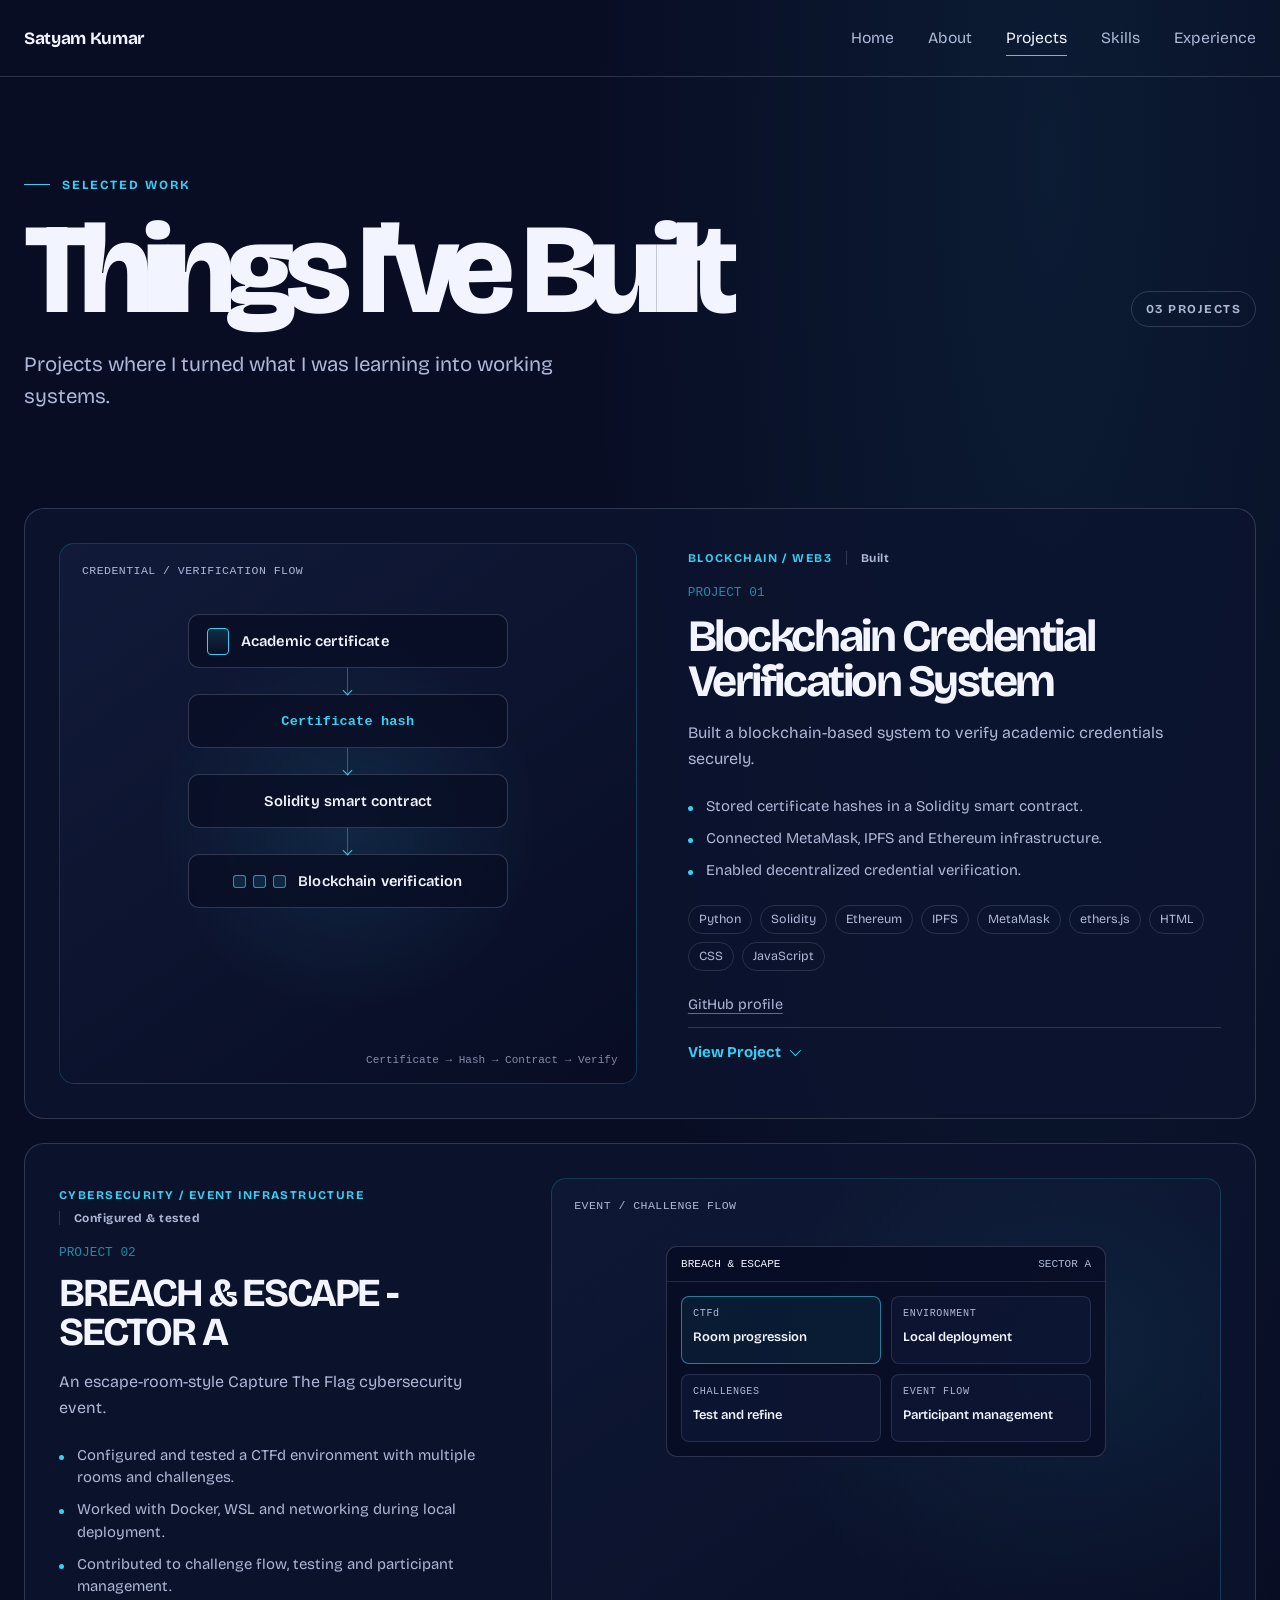
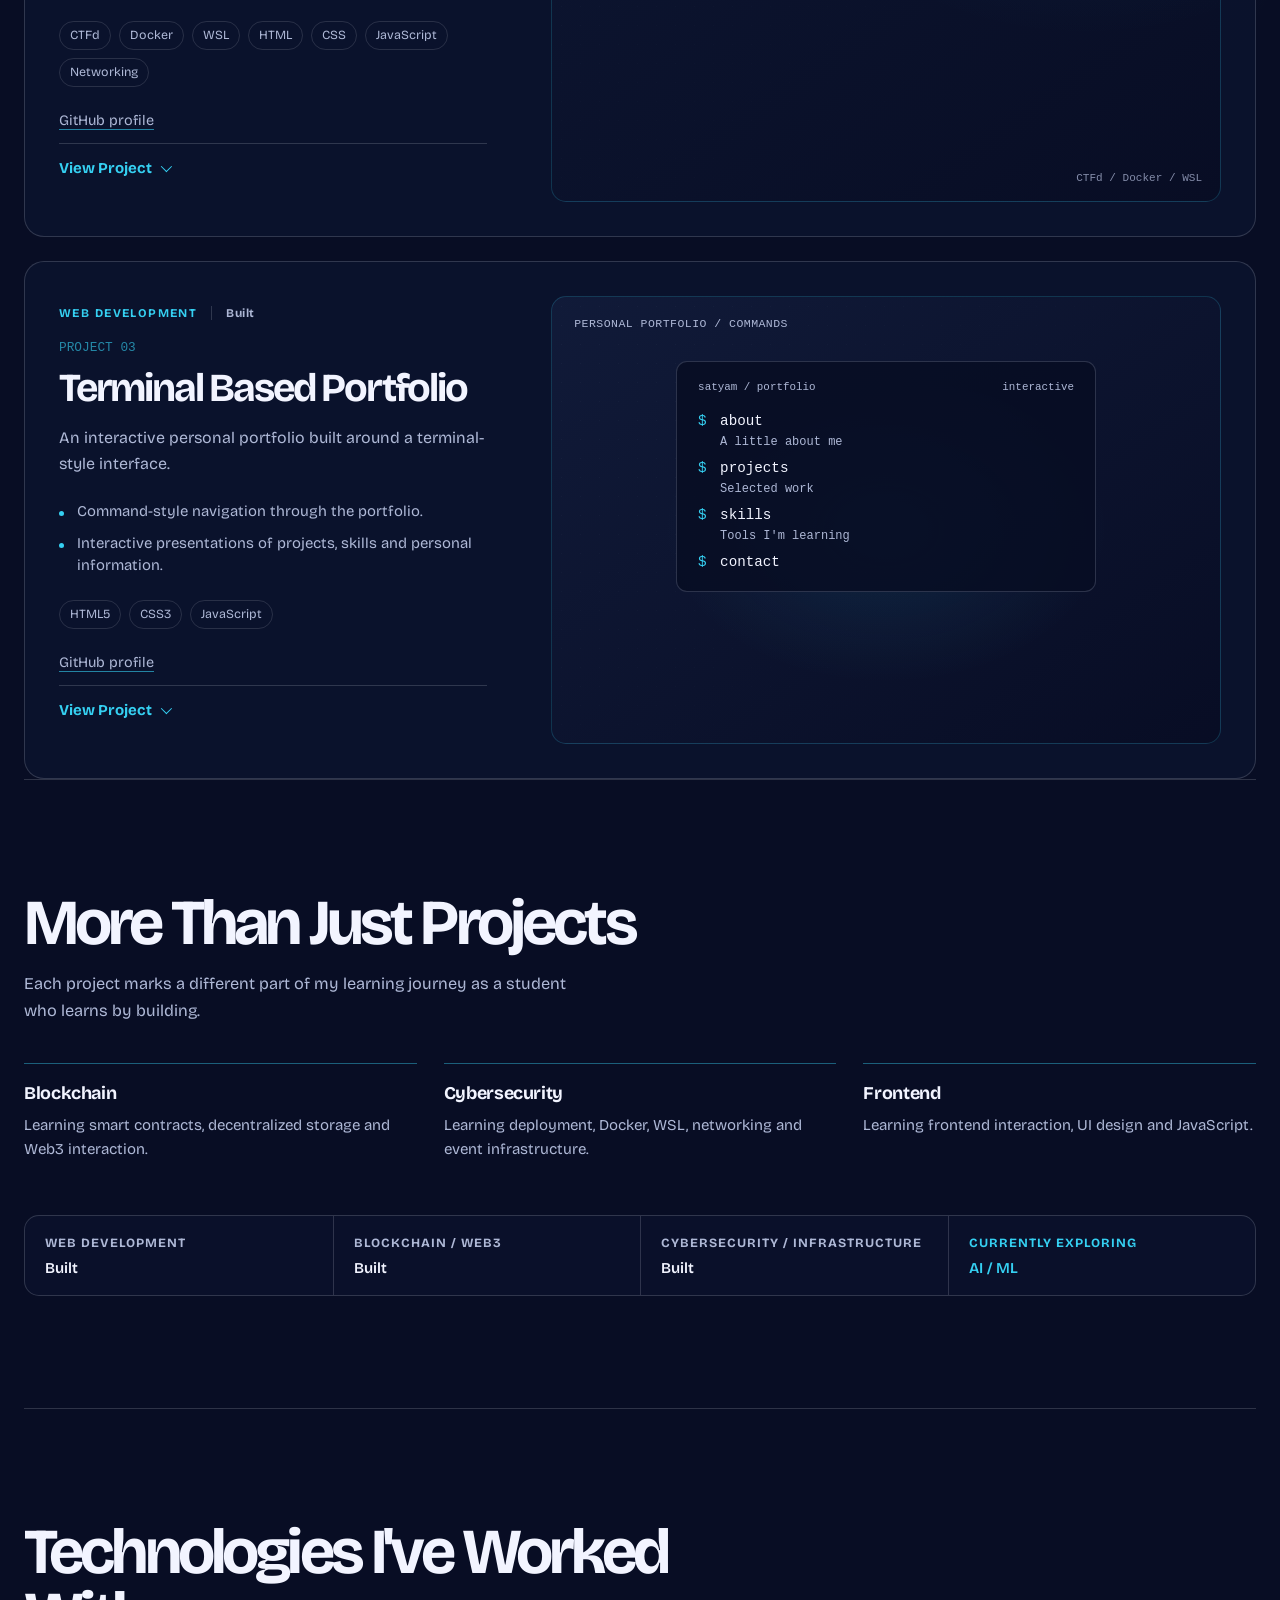
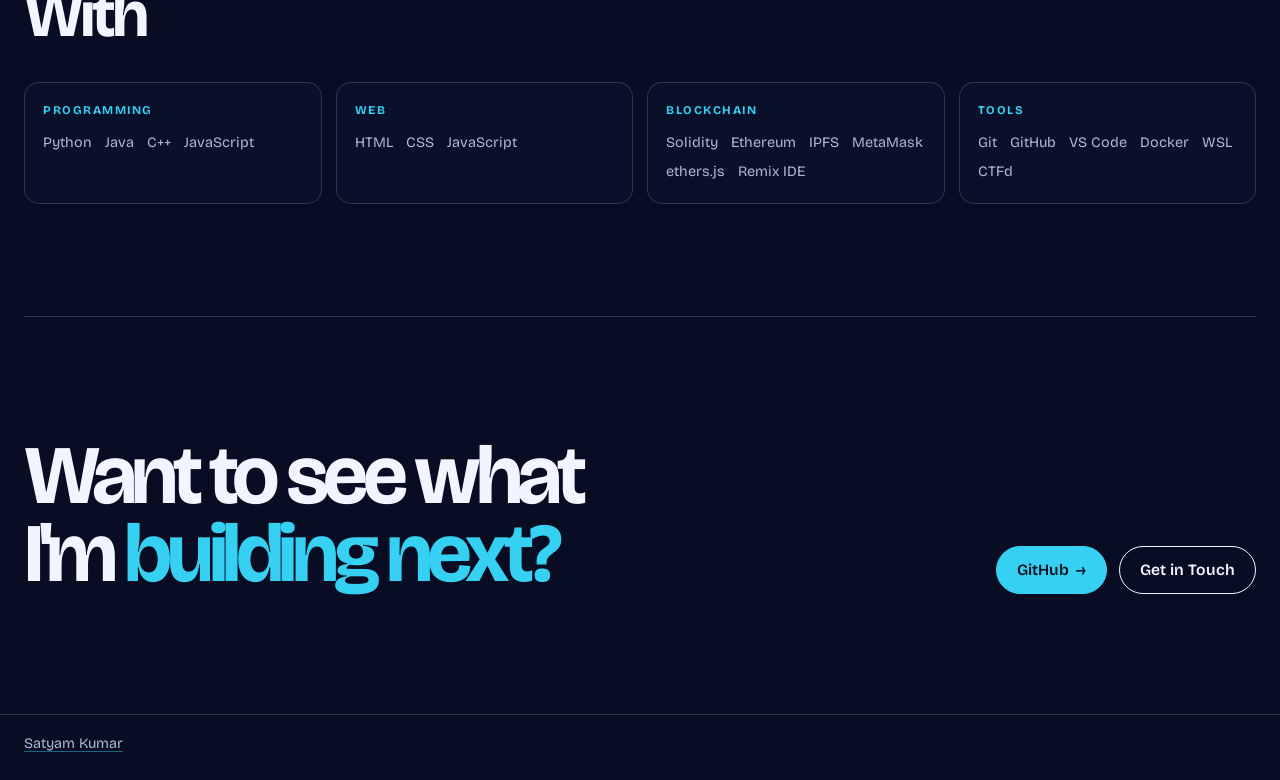
<file: projects.html>
<!DOCTYPE html>
<html lang="en">
<head>
    <meta charset="utf-8">
    <meta name="viewport" content="width=device-width, initial-scale=1, viewport-fit=cover">
    <meta name="theme-color" content="#080D24">
    <meta name="description" content="Selected projects by Satyam Kumar, spanning blockchain, cybersecurity event infrastructure and frontend development.">
    <title>Projects | Satyam Kumar</title>
    <link rel="preconnect" href="https://fonts.googleapis.com">
    <link rel="preconnect" href="https://fonts.gstatic.com" crossorigin>
    <link href="https://fonts.googleapis.com/css2?family=Bricolage+Grotesque:opsz,wght@12..96,300..800&display=swap" rel="stylesheet">
    <style>
        :root {
            color-scheme: dark;
            --bg: #080D24;
            --surface: #0D1530;
            --surface-raised: #111B39;
            --ink: #F2F4FF;
            --muted: #AEB8D6;
            --accent: #35D0F2;
            --accent-ink: #07101F;
            --line: rgba(242, 244, 255, .16);
            --page-width: 1240px;
            box-sizing: border-box;
            scroll-behavior: smooth;
        }

        *, *::before, *::after { box-sizing: inherit; }

        body {
            min-width: 320px;
            margin: 0;
            background:
                radial-gradient(ellipse at 82% 4%, rgba(53, 208, 242, .075), transparent 29rem),
                var(--bg);
            color: var(--ink);
            font-family: "Bricolage Grotesque", system-ui, -apple-system, "Segoe UI", sans-serif;
        }

        a { color: inherit; }

        a:focus-visible,
        summary:focus-visible {
            outline: 3px solid var(--accent);
            outline-offset: 4px;
        }

        .page-shell {
            width: min(100% - 48px, var(--page-width));
            margin-inline: auto;
        }

        .site-header { border-bottom: 1px solid var(--line); }

        .site-nav {
            min-height: 76px;
            display: flex;
            align-items: center;
            justify-content: space-between;
            gap: 24px;
        }

        .logo {
            flex: none;
            font-size: 1.08rem;
            font-weight: 700;
            letter-spacing: -.02em;
            text-decoration: none;
        }

        .nav-links {
            display: flex;
            align-items: center;
            justify-content: flex-end;
            flex-wrap: wrap;
            gap: 8px clamp(16px, 2.7vw, 34px);
        }

        .nav-links a {
            padding: 8px 0;
            border-bottom: 1.5px solid transparent;
            color: var(--muted);
            font-size: .98rem;
            text-decoration: none;
            transition: color .2s ease, border-color .2s ease;
        }

        .nav-links a:hover,
        .nav-links a[aria-current="page"] {
            border-color: var(--accent);
            color: var(--ink);
        }

        .page-intro {
            padding-block: clamp(56px, 9vw, 100px) clamp(62px, 8vw, 94px);
        }

        .intro-topline {
            display: flex;
            align-items: center;
            gap: 12px;
            margin: 0 0 22px;
            color: var(--accent);
            font-size: .78rem;
            font-weight: 700;
            letter-spacing: .16em;
        }

        .intro-topline::before {
            width: 26px;
            height: 1px;
            background: currentColor;
            content: "";
        }

        .intro-heading-row {
            display: flex;
            align-items: flex-end;
            justify-content: space-between;
            gap: 28px;
        }

        .page-title {
            margin: 0;
            font-size: clamp(4rem, 10vw, 8.7rem);
            font-weight: 800;
            line-height: .88;
            letter-spacing: -.075em;
        }

        .project-count {
            flex: none;
            padding: 10px 14px;
            border: 1px solid var(--line);
            border-radius: 999px;
            color: var(--muted);
            font-size: .76rem;
            font-weight: 700;
            letter-spacing: .12em;
            white-space: nowrap;
        }

        .page-subtitle {
            max-width: 46ch;
            margin: 22px 0 0;
            color: var(--muted);
            font-size: clamp(1.05rem, 1.8vw, 1.28rem);
            line-height: 1.6;
        }

        .work-list { display: grid; gap: 24px; }

        .project {
            min-width: 0;
            overflow: hidden;
            border: 1px solid var(--line);
            border-radius: 20px;
            background: rgba(13, 21, 48, .76);
            transition: border-color .28s ease, box-shadow .28s ease, background-color .28s ease;
        }

        .project:hover {
            border-color: rgba(53, 208, 242, .42);
            background-color: rgba(17, 27, 57, .86);
            box-shadow: 0 16px 48px rgba(3, 10, 29, .24), 0 0 28px rgba(53, 208, 242, .055);
        }

        .project-featured {
            display: grid;
            grid-template-columns: minmax(0, 1.04fr) minmax(380px, .96fr);
            align-items: stretch;
            gap: clamp(24px, 4vw, 54px);
            padding: clamp(20px, 3vw, 34px);
        }

        .project-visual {
            position: relative;
            min-width: 0;
            min-height: 390px;
            overflow: hidden;
            border: 1px solid rgba(53, 208, 242, .2);
            border-radius: 15px;
            background:
                radial-gradient(ellipse at 50% 52%, rgba(53, 208, 242, .105), transparent 47%),
                linear-gradient(145deg, rgba(17, 27, 57, .98), rgba(8, 13, 36, .98));
        }

        .project-visual::before,
        .project-visual::after {
            position: absolute;
            inset: 0;
            pointer-events: none;
            content: "";
        }

        .project-visual::before {
            background-image: radial-gradient(rgba(174, 184, 214, .2) .7px, transparent .7px);
            background-size: 19px 19px;
            opacity: .24;
            mask-image: linear-gradient(135deg, #000, transparent 76%);
        }

        .visual-caption {
            position: absolute;
            top: 20px;
            left: 22px;
            z-index: 1;
            margin: 0;
            color: var(--muted);
            font-family: ui-monospace, "Cascadia Code", "SFMono-Regular", Consolas, monospace;
            font-size: .72rem;
            letter-spacing: .04em;
        }

        .credential-flow {
            position: relative;
            z-index: 1;
            display: grid;
            justify-items: center;
            gap: 0;
            width: min(100% - 48px, 320px);
            margin: 70px auto 28px;
        }

        .flow-node {
            display: flex;
            width: 100%;
            min-height: 54px;
            align-items: center;
            justify-content: center;
            gap: 12px;
            padding: 12px 18px;
            border: 1px solid rgba(174, 184, 214, .24);
            border-radius: 11px;
            background: rgba(8, 13, 36, .78);
            color: var(--ink);
            font-size: .92rem;
            font-weight: 600;
            letter-spacing: .01em;
            transition: transform .28s ease, border-color .28s ease;
        }

        .project:hover .flow-node { border-color: rgba(53, 208, 242, .38); }

        .flow-node:first-child { justify-content: flex-start; }

        .flow-doc {
            width: 22px;
            height: 27px;
            border: 1px solid var(--accent);
            border-radius: 4px;
            background: linear-gradient(180deg, rgba(53, 208, 242, .16), transparent);
        }

        .flow-node code {
            color: var(--accent);
            font-family: ui-monospace, "Cascadia Code", "SFMono-Regular", Consolas, monospace;
            font-size: .85rem;
        }

        .flow-link {
            position: relative;
            width: 1px;
            height: 26px;
            background: rgba(53, 208, 242, .42);
        }

        .flow-link::after {
            position: absolute;
            bottom: 0;
            left: -3px;
            width: 7px;
            height: 7px;
            border-right: 1px solid var(--accent);
            border-bottom: 1px solid var(--accent);
            transform: rotate(45deg);
            content: "";
        }

        .flow-blocks {
            display: flex;
            gap: 7px;
        }

        .flow-blocks i {
            width: 13px;
            height: 13px;
            border: 1px solid rgba(53, 208, 242, .65);
            border-radius: 3px;
            background: rgba(53, 208, 242, .13);
        }

        .flow-note {
            position: absolute;
            right: 18px;
            bottom: 17px;
            margin: 0;
            color: rgba(174, 184, 214, .74);
            font-family: ui-monospace, "Cascadia Code", "SFMono-Regular", Consolas, monospace;
            font-size: .69rem;
        }

        .project-copy {
            display: flex;
            min-width: 0;
            flex-direction: column;
            align-items: flex-start;
            padding-block: 8px;
        }

        .project-meta {
            display: flex;
            flex-wrap: wrap;
            align-items: center;
            gap: 9px 14px;
            margin: 0 0 20px;
            color: var(--accent);
            font-size: .74rem;
            font-weight: 700;
            letter-spacing: .12em;
        }

        .project-meta .status-label {
            padding-left: 14px;
            border-left: 1px solid var(--line);
            color: var(--muted);
            letter-spacing: .04em;
        }

        .project-number {
            display: block;
            margin-bottom: 14px;
            color: rgba(53, 208, 242, .62);
            font-family: ui-monospace, "Cascadia Code", "SFMono-Regular", Consolas, monospace;
            font-size: .8rem;
            transition: transform .28s ease, color .28s ease;
        }

        .project:hover .project-number {
            color: var(--accent);
            transform: translateX(4px);
        }

        .project-title {
            max-width: 15ch;
            margin: 0;
            font-size: clamp(2rem, 3.5vw, 3.25rem);
            line-height: .99;
            letter-spacing: -.055em;
        }

        .project-description {
            max-width: 49ch;
            margin: 17px 0 0;
            color: var(--muted);
            font-size: 1rem;
            line-height: 1.65;
        }

        .contribution-preview {
            display: grid;
            gap: 10px;
            margin: 22px 0 0;
            padding: 0;
            list-style: none;
        }

        .contribution-preview li {
            display: grid;
            grid-template-columns: 8px minmax(0, 1fr);
            align-items: baseline;
            gap: 10px;
            color: var(--muted);
            font-size: .93rem;
            line-height: 1.5;
        }

        .contribution-preview li::before {
            width: 5px;
            height: 5px;
            border-radius: 50%;
            background: var(--accent);
            content: "";
        }

        .tag-list {
            display: flex;
            flex-wrap: wrap;
            gap: 8px;
            margin: 23px 0 0;
            padding: 0;
            list-style: none;
        }

        .tag-list li {
            padding: 6px 10px;
            border: 1px solid rgba(242, 244, 255, .13);
            border-radius: 999px;
            color: var(--muted);
            font-size: .78rem;
            line-height: 1.2;
        }

        .project-actions {
            display: flex;
            flex-wrap: wrap;
            align-items: center;
            gap: 12px 22px;
            margin-top: auto;
            padding-top: 25px;
        }

        .text-link {
            display: inline-flex;
            min-height: 44px;
            align-items: center;
            gap: 8px;
            color: var(--ink);
            font-size: .96rem;
            font-weight: 700;
            text-decoration: none;
        }

        .text-link .arrow {
            color: var(--accent);
            transition: transform .22s ease;
        }

        .text-link:hover .arrow { transform: translateX(4px); }

        .profile-link {
            color: var(--muted);
            font-size: .9rem;
            text-decoration-color: rgba(53, 208, 242, .6);
            text-underline-offset: 4px;
        }

        .project-details {
            width: 100%;
            margin-top: 14px;
            border-top: 1px solid var(--line);
        }

        .project-details summary {
            display: inline-flex;
            min-height: 48px;
            align-items: center;
            gap: 9px;
            color: var(--accent);
            cursor: pointer;
            font-size: .94rem;
            font-weight: 700;
            list-style: none;
        }

        .project-details summary::-webkit-details-marker { display: none; }

        .project-details summary::after {
            width: 7px;
            height: 7px;
            border-right: 1.5px solid currentColor;
            border-bottom: 1.5px solid currentColor;
            transform: rotate(45deg) translateY(-2px);
            transition: transform .2s ease;
            content: "";
        }

        .project-details[open] summary::after {
            transform: rotate(225deg) translate(-2px, -1px);
        }

        .details-content {
            display: grid;
            grid-template-columns: repeat(2, minmax(0, 1fr));
            gap: 20px 28px;
            padding: 10px 0 22px;
            animation: detail-in .28s ease both;
        }

        .details-content h4 {
            margin: 0 0 7px;
            color: var(--ink);
            font-size: .9rem;
            letter-spacing: .01em;
        }

        .details-content p,
        .details-content ul {
            margin: 0;
            color: var(--muted);
            font-size: .88rem;
            line-height: 1.6;
        }

        .details-content ul {
            display: grid;
            gap: 7px;
            padding-left: 17px;
        }

        .project-secondary {
            display: grid;
            grid-template-columns: minmax(270px, .78fr) minmax(0, 1.22fr);
            align-items: stretch;
            gap: clamp(25px, 5vw, 66px);
            padding: clamp(20px, 3.1vw, 34px);
        }

        .project-secondary .project-visual {
            min-height: 286px;
            order: 1;
        }

        .project-secondary .project-copy {
            order: 0;
            padding: 10px 0;
        }

        .project-secondary .project-title {
            max-width: 18ch;
            font-size: clamp(1.8rem, 3.1vw, 2.8rem);
        }

        .project-secondary .project-description { max-width: 56ch; }

        .ctf-visual {
            background:
                radial-gradient(ellipse at 80% 28%, rgba(53, 208, 242, .08), transparent 45%),
                linear-gradient(145deg, #0E1835, #080D24);
        }

        .ctf-window {
            position: relative;
            z-index: 1;
            width: min(100% - 42px, 440px);
            margin: 67px auto 28px;
            overflow: hidden;
            border: 1px solid rgba(174, 184, 214, .22);
            border-radius: 11px;
            background: rgba(8, 13, 36, .84);
            transition: transform .3s ease;
        }

        .project:hover .ctf-window,
        .project:hover .terminal-window { transform: scale(1.012); }

        .window-bar {
            display: flex;
            align-items: center;
            justify-content: space-between;
            padding: 11px 14px;
            border-bottom: 1px solid rgba(242, 244, 255, .12);
            color: var(--muted);
            font-family: ui-monospace, "Cascadia Code", "SFMono-Regular", Consolas, monospace;
            font-size: .69rem;
        }

        .window-title { color: var(--ink); }

        .challenge-map {
            display: grid;
            grid-template-columns: 1fr 1fr;
            gap: 10px;
            padding: 14px;
        }

        .challenge-room {
            min-height: 68px;
            padding: 11px;
            border: 1px solid rgba(174, 184, 214, .17);
            border-radius: 8px;
            background: rgba(17, 27, 57, .58);
        }

        .challenge-room.active {
            border-color: rgba(53, 208, 242, .55);
            background: rgba(53, 208, 242, .07);
        }

        .challenge-room span {
            display: block;
            margin-bottom: 7px;
            color: var(--muted);
            font-family: ui-monospace, "Cascadia Code", "SFMono-Regular", Consolas, monospace;
            font-size: .63rem;
            letter-spacing: .06em;
        }

        .challenge-room strong {
            font-size: .81rem;
            font-weight: 600;
        }

        .terminal-window {
            position: relative;
            z-index: 1;
            width: min(100% - 42px, 420px);
            margin: 64px auto 28px;
            padding: 19px 21px 21px;
            border: 1px solid rgba(174, 184, 214, .22);
            border-radius: 11px;
            background: rgba(8, 13, 36, .86);
            font-family: ui-monospace, "Cascadia Code", "SFMono-Regular", Consolas, monospace;
            transition: transform .3s ease;
        }

        .terminal-top {
            display: flex;
            justify-content: space-between;
            gap: 14px;
            margin-bottom: 20px;
            color: var(--muted);
            font-size: .68rem;
        }

        .terminal-line {
            display: grid;
            grid-template-columns: 14px auto;
            gap: 8px;
            margin-top: 11px;
            color: var(--ink);
            font-size: clamp(.75rem, 1.2vw, .89rem);
        }

        .terminal-line span { color: var(--accent); }

        .terminal-result {
            margin: 6px 0 0 22px;
            color: var(--muted);
            font-size: .75rem;
        }

        .learning-section,
        .technology-section {
            padding-block: clamp(72px, 9vw, 112px);
            border-top: 1px solid var(--line);
        }

        .section-heading {
            max-width: 760px;
            margin: 0;
            font-size: clamp(2.35rem, 5vw, 4.7rem);
            line-height: .98;
            letter-spacing: -.06em;
        }

        .section-description {
            max-width: 52ch;
            margin: 17px 0 0;
            color: var(--muted);
            font-size: 1.02rem;
            line-height: 1.65;
        }

        .learning-grid {
            display: grid;
            grid-template-columns: repeat(3, minmax(0, 1fr));
            gap: 27px;
            margin-top: 38px;
        }

        .learning-item {
            padding-top: 18px;
            border-top: 1px solid rgba(53, 208, 242, .42);
        }

        .learning-item h3 {
            margin: 0;
            font-size: 1.12rem;
            letter-spacing: -.02em;
        }

        .learning-item p {
            margin: 9px 0 0;
            color: var(--muted);
            font-size: .94rem;
            line-height: 1.6;
        }

        .progression {
            display: grid;
            grid-template-columns: repeat(4, minmax(0, 1fr));
            margin-top: 54px;
            border: 1px solid var(--line);
            border-radius: 15px;
            background: rgba(13, 21, 48, .54);
        }

        .progression-step {
            position: relative;
            min-width: 0;
            padding: 18px 20px;
        }

        .progression-step + .progression-step { border-left: 1px solid var(--line); }

        .progression-step p {
            margin: 0;
            color: var(--muted);
            font-size: .79rem;
            font-weight: 700;
            letter-spacing: .08em;
            line-height: 1.4;
        }

        .progression-step strong {
            display: block;
            margin-top: 7px;
            color: var(--ink);
            font-size: .94rem;
            font-weight: 600;
        }

        .progression-step.current strong,
        .progression-step.current p { color: var(--accent); }

        .technology-grid {
            display: grid;
            grid-template-columns: repeat(4, minmax(0, 1fr));
            gap: 14px;
            margin-top: 36px;
        }

        .technology-group {
            min-width: 0;
            padding: 20px 18px;
            border: 1px solid var(--line);
            border-radius: 15px;
            background: rgba(13, 21, 48, .55);
        }

        .technology-group h3 {
            margin: 0 0 16px;
            color: var(--accent);
            font-size: .74rem;
            letter-spacing: .13em;
        }

        .technology-group ul {
            display: flex;
            flex-wrap: wrap;
            gap: 8px 13px;
            margin: 0;
            padding: 0;
            list-style: none;
        }

        .technology-group li {
            color: var(--muted);
            font-size: .9rem;
            line-height: 1.45;
        }

        .closing {
            display: flex;
            align-items: flex-end;
            justify-content: space-between;
            gap: 32px;
            padding-block: clamp(68px, 10vw, 120px);
            border-top: 1px solid var(--line);
        }

        .closing h2 {
            max-width: 12ch;
            margin: 0;
            font-size: clamp(2.6rem, 6.5vw, 5.8rem);
            line-height: .94;
            letter-spacing: -.065em;
        }

        .closing h2 span { color: var(--accent); }

        .closing-actions {
            display: flex;
            flex: none;
            flex-wrap: wrap;
            gap: 12px;
        }

        .button {
            display: inline-flex;
            min-height: 48px;
            align-items: center;
            justify-content: center;
            gap: 7px;
            padding: 12px 20px;
            border: 1px solid var(--ink);
            border-radius: 999px;
            color: var(--ink);
            font-size: .98rem;
            font-weight: 600;
            text-decoration: none;
            transition: transform .2s ease, background-color .2s ease, color .2s ease, border-color .2s ease;
        }

        .button:hover { transform: translateY(-2px); }

        .button-primary {
            border-color: var(--accent);
            background: var(--accent);
            color: var(--accent-ink);
        }

        .button-secondary:hover {
            background: var(--ink);
            color: var(--bg);
        }

        .site-footer {
            padding-block: 20px 28px;
            border-top: 1px solid var(--line);
            color: var(--muted);
            font-size: .9rem;
        }

        .site-footer a {
            color: var(--muted);
            text-decoration-color: rgba(53, 208, 242, .45);
            text-underline-offset: 3px;
        }

        @keyframes detail-in {
            from { opacity: 0; transform: translateY(6px); }
            to { opacity: 1; transform: translateY(0); }
        }

        @media (max-width: 900px) {
            .project-featured { grid-template-columns: minmax(0, .9fr) minmax(0, 1.1fr); gap: 25px; }
            .project-featured .project-visual { min-height: 360px; }
            .project-secondary { grid-template-columns: minmax(240px, .82fr) minmax(0, 1.18fr); gap: 28px; }
            .technology-grid { grid-template-columns: repeat(2, minmax(0, 1fr)); }
        }

        @media (max-width: 680px) {
            .page-shell { width: min(100% - 36px, var(--page-width)); }
            .site-nav { min-height: 68px; align-items: flex-start; flex-direction: column; gap: 4px; padding-block: 14px; }
            .nav-links { justify-content: flex-start; gap: 4px 20px; }
            .nav-links a { font-size: .92rem; }
            .page-intro { padding-top: 48px; }
            .intro-heading-row { align-items: flex-start; flex-direction: column; gap: 20px; }
            .page-title { font-size: clamp(3.7rem, 17vw, 6rem); }
            .project-featured,
            .project-secondary { grid-template-columns: minmax(0, 1fr); gap: 24px; }
            .project-featured .project-visual { min-height: 330px; }
            .project-secondary .project-visual { min-height: 270px; }
            .project-secondary .project-visual,
            .project-secondary .project-copy { order: initial; }
            .project-copy { padding: 0; }
            .project-title { font-size: clamp(2rem, 9vw, 3rem); }
            .details-content { grid-template-columns: minmax(0, 1fr); gap: 18px; }
            .learning-grid { grid-template-columns: minmax(0, 1fr); gap: 18px; }
            .progression { grid-template-columns: repeat(2, minmax(0, 1fr)); }
            .progression-step:nth-child(3) { border-left: 0; }
            .progression-step:nth-child(n+3) { border-top: 1px solid var(--line); }
            .closing { align-items: flex-start; flex-direction: column; }
            .closing-actions { width: 100%; }
            .closing-actions .button { flex: 1 1 140px; }
        }

        @media (max-width: 390px) {
            .technology-grid { grid-template-columns: minmax(0, 1fr); }
            .project-featured,
            .project-secondary { padding: 16px; }
            .project-visual { min-height: 300px; }
            .project-meta { font-size: .68rem; }
        }

        @media (prefers-reduced-motion: reduce) {
            :root { scroll-behavior: auto; }
            *, *::before, *::after {
                scroll-behavior: auto !important;
                animation-duration: .01ms !important;
                transition-duration: .01ms !important;
            }
        }
    </style>
</head>
<body>
    <header class="site-header">
        <nav class="site-nav page-shell" aria-label="Main navigation">
            <a class="logo" href="index.html">Satyam Kumar</a>
            <div class="nav-links">
                <a href="index.html">Home</a>
                <a href="about.html">About</a>
                <a href="projects.html" aria-current="page">Projects</a>
                <a href="skills.html">Skills</a>
                <a href="experience.html">Experience</a>
            </div>
        </nav>
    </header>

    <main class="page-shell">
        <section class="page-intro" aria-labelledby="page-title">
            <p class="intro-topline">SELECTED WORK</p>
            <div class="intro-heading-row">
                <h1 class="page-title" id="page-title">Things I've Built</h1>
                <span class="project-count">03 PROJECTS</span>
            </div>
            <p class="page-subtitle">Projects where I turned what I was learning into working systems.</p>
        </section>

        <section class="work-list" aria-label="Selected projects">
            <article class="project project-featured" id="credential-verification" aria-labelledby="credential-title">
                <div class="project-visual" role="img" aria-label="Academic certificate data flows through a hash and smart contract to blockchain verification">
                    <p class="visual-caption">CREDENTIAL / VERIFICATION FLOW</p>
                    <div class="credential-flow" aria-hidden="true">
                        <div class="flow-node"><span class="flow-doc"></span>Academic certificate</div>
                        <span class="flow-link"></span>
                        <div class="flow-node"><code>Certificate hash</code></div>
                        <span class="flow-link"></span>
                        <div class="flow-node">Solidity smart contract</div>
                        <span class="flow-link"></span>
                        <div class="flow-node"><span class="flow-blocks"><i></i><i></i><i></i></span>Blockchain verification</div>
                    </div>
                    <p class="flow-note">Certificate → Hash → Contract → Verify</p>
                </div>

                <div class="project-copy">
                    <p class="project-meta"><span>BLOCKCHAIN / WEB3</span><span class="status-label">Built</span></p>
                    <span class="project-number">PROJECT 01</span>
                    <h2 class="project-title" id="credential-title">Blockchain Credential Verification System</h2>
                    <p class="project-description">Built a blockchain-based system to verify academic credentials securely.</p>
                    <ul class="contribution-preview" aria-label="Project highlights">
                        <li>Stored certificate hashes in a Solidity smart contract.</li>
                        <li>Connected MetaMask, IPFS and Ethereum infrastructure.</li>
                        <li>Enabled decentralized credential verification.</li>
                    </ul>
                    <ul class="tag-list" aria-label="Technologies used">
                        <li>Python</li><li>Solidity</li><li>Ethereum</li><li>IPFS</li><li>MetaMask</li><li>ethers.js</li><li>HTML</li><li>CSS</li><li>JavaScript</li>
                    </ul>
                    <div class="project-actions">
                        <a class="profile-link" href="https://github.com/satyamk550" target="_blank" rel="noopener noreferrer">GitHub profile</a>
                    </div>
                    <details class="project-details">
                        <summary>View Project</summary>
                        <div class="details-content">
                            <div>
                                <h4>Overview</h4>
                                <p>A blockchain-based flow for storing certificate hashes and verifying academic credentials.</p>
                            </div>
                            <div>
                                <h4>Problem</h4>
                                <p>Academic credentials need a way to be checked securely without relying only on a centrally held certificate copy.</p>
                            </div>
                            <div>
                                <h4>What I built</h4>
                                <ul>
                                    <li>A Solidity contract to store certificate hashes.</li>
                                    <li>A decentralized verification flow connected to Ethereum.</li>
                                    <li>IPFS certificate storage and MetaMask wallet interaction.</li>
                                </ul>
                            </div>
                            <div>
                                <h4>My contribution</h4>
                                <p>Worked across the smart contract, wallet connectivity, decentralized storage and web application integration.</p>
                            </div>
                            <div>
                                <h4>Technologies</h4>
                                <p>Python, Solidity, Ethereum, IPFS, MetaMask, ethers.js, HTML, CSS and JavaScript.</p>
                            </div>
                            <div>
                                <h4>What I learned</h4>
                                <p>Smart contracts, decentralized storage and how a web application interacts with Web3 infrastructure.</p>
                            </div>
                            <div>
                                <h4>Links</h4>
                                <p><a href="https://github.com/satyamk550" target="_blank" rel="noopener noreferrer">GitHub profile</a>. No live demo link is available.</p>
                            </div>
                        </div>
                    </details>
                </div>
            </article>

            <article class="project project-secondary" id="breach-escape" aria-labelledby="breach-title">
                <div class="project-visual ctf-visual" role="img" aria-label="A clean challenge-room interface showing a sequence of CTF event rooms">
                    <p class="visual-caption">EVENT / CHALLENGE FLOW</p>
                    <div class="ctf-window" aria-hidden="true">
                        <div class="window-bar"><span class="window-title">BREACH &amp; ESCAPE</span><span>SECTOR A</span></div>
                        <div class="challenge-map">
                            <div class="challenge-room active"><span>CTFd</span><strong>Room progression</strong></div>
                            <div class="challenge-room"><span>ENVIRONMENT</span><strong>Local deployment</strong></div>
                            <div class="challenge-room"><span>CHALLENGES</span><strong>Test and refine</strong></div>
                            <div class="challenge-room"><span>EVENT FLOW</span><strong>Participant management</strong></div>
                        </div>
                    </div>
                    <p class="flow-note">CTFd / Docker / WSL</p>
                </div>

                <div class="project-copy">
                    <p class="project-meta"><span>CYBERSECURITY / EVENT INFRASTRUCTURE</span><span class="status-label">Configured &amp; tested</span></p>
                    <span class="project-number">PROJECT 02</span>
                    <h2 class="project-title" id="breach-title">BREACH &amp; ESCAPE - SECTOR A</h2>
                    <p class="project-description">An escape-room-style Capture The Flag cybersecurity event.</p>
                    <ul class="contribution-preview" aria-label="Project highlights">
                        <li>Configured and tested a CTFd environment with multiple rooms and challenges.</li>
                        <li>Worked with Docker, WSL and networking during local deployment.</li>
                        <li>Contributed to challenge flow, testing and participant management.</li>
                    </ul>
                    <ul class="tag-list" aria-label="Technologies used">
                        <li>CTFd</li><li>Docker</li><li>WSL</li><li>HTML</li><li>CSS</li><li>JavaScript</li><li>Networking</li>
                    </ul>
                    <div class="project-actions">
                        <a class="profile-link" href="https://github.com/satyamk550" target="_blank" rel="noopener noreferrer">GitHub profile</a>
                    </div>
                    <details class="project-details">
                        <summary>View Project</summary>
                        <div class="details-content">
                            <div>
                                <h4>Overview</h4>
                                <p>An escape-room-style CTF event organized around multiple rooms and cybersecurity challenges.</p>
                            </div>
                            <div>
                                <h4>Problem</h4>
                                <p>The event needed a configured environment and a tested progression through its rooms and challenges.</p>
                            </div>
                            <div>
                                <h4>What I built</h4>
                                <p>Configured and tested the CTFd-based environment and worked through local deployment using Docker and WSL.</p>
                            </div>
                            <div>
                                <h4>My contribution</h4>
                                <p>Contributed to challenge flow, testing, deployment and participant management, applying networking concepts during local setup.</p>
                            </div>
                            <div>
                                <h4>Technologies</h4>
                                <p>CTFd, Docker, WSL, HTML, CSS, JavaScript and networking.</p>
                            </div>
                            <div>
                                <h4>What I learned</h4>
                                <p>Deployment workflows, Docker, WSL, networking and the infrastructure involved in running a CTF event.</p>
                            </div>
                            <div>
                                <h4>Links</h4>
                                <p><a href="https://github.com/satyamk550" target="_blank" rel="noopener noreferrer">GitHub profile</a>. No live demo link is available.</p>
                            </div>
                        </div>
                    </details>
                </div>
            </article>

            <article class="project project-featured project-secondary" id="terminal-portfolio" aria-labelledby="terminal-title">
                <div class="project-visual" role="img" aria-label="A terminal-style portfolio example showing commands for about, projects, skills and contact">
                    <p class="visual-caption">PERSONAL PORTFOLIO / COMMANDS</p>
                    <div class="terminal-window" aria-hidden="true">
                        <div class="terminal-top"><span>satyam / portfolio</span><span>interactive</span></div>
                        <div class="terminal-line"><span>$</span><code>about</code></div>
                        <p class="terminal-result">A little about me</p>
                        <div class="terminal-line"><span>$</span><code>projects</code></div>
                        <p class="terminal-result">Selected work</p>
                        <div class="terminal-line"><span>$</span><code>skills</code></div>
                        <p class="terminal-result">Tools I'm learning</p>
                        <div class="terminal-line"><span>$</span><code>contact</code></div>
                    </div>
                </div>

                <div class="project-copy">
                    <p class="project-meta"><span>WEB DEVELOPMENT</span><span class="status-label">Built</span></p>
                    <span class="project-number">PROJECT 03</span>
                    <h2 class="project-title" id="terminal-title">Terminal Based Portfolio</h2>
                    <p class="project-description">An interactive personal portfolio built around a terminal-style interface.</p>
                    <ul class="contribution-preview" aria-label="Project highlights">
                        <li>Command-style navigation through the portfolio.</li>
                        <li>Interactive presentations of projects, skills and personal information.</li>
                    </ul>
                    <ul class="tag-list" aria-label="Technologies used">
                        <li>HTML5</li><li>CSS3</li><li>JavaScript</li>
                    </ul>
                    <div class="project-actions">
                        <a class="profile-link" href="https://github.com/satyamk550" target="_blank" rel="noopener noreferrer">GitHub profile</a>
                    </div>
                    <details class="project-details">
                        <summary>View Project</summary>
                        <div class="details-content">
                            <div>
                                <h4>Overview</h4>
                                <p>A personal portfolio with a terminal-style interface and command-based navigation.</p>
                            </div>
                            <div>
                                <h4>Problem</h4>
                                <p>Presenting personal information and project work through a distinct, interactive navigation pattern.</p>
                            </div>
                            <div>
                                <h4>What I built</h4>
                                <p>A terminal-inspired interface with commands to explore projects, skills and personal information.</p>
                            </div>
                            <div>
                                <h4>My contribution</h4>
                                <p>Built the frontend interaction and command-style navigation for the portfolio.</p>
                            </div>
                            <div>
                                <h4>Technologies</h4>
                                <p>HTML5, CSS3 and JavaScript.</p>
                            </div>
                            <div>
                                <h4>What I learned</h4>
                                <p>Frontend interaction, UI design and JavaScript.</p>
                            </div>
                            <div>
                                <h4>Links</h4>
                                <p><a href="https://github.com/satyamk550" target="_blank" rel="noopener noreferrer">GitHub profile</a>. No live demo link is available.</p>
                            </div>
                        </div>
                    </details>
                </div>
            </article>
        </section>

        <section class="learning-section" aria-labelledby="learning-title">
            <h2 class="section-heading" id="learning-title">More Than Just Projects</h2>
            <p class="section-description">Each project marks a different part of my learning journey as a student who learns by building.</p>
            <div class="learning-grid">
                <article class="learning-item">
                    <h3>Blockchain</h3>
                    <p>Learning smart contracts, decentralized storage and Web3 interaction.</p>
                </article>
                <article class="learning-item">
                    <h3>Cybersecurity</h3>
                    <p>Learning deployment, Docker, WSL, networking and event infrastructure.</p>
                </article>
                <article class="learning-item">
                    <h3>Frontend</h3>
                    <p>Learning frontend interaction, UI design and JavaScript.</p>
                </article>
            </div>
            <div class="progression" aria-label="Learning progression">
                <div class="progression-step"><p>WEB DEVELOPMENT</p><strong>Built</strong></div>
                <div class="progression-step"><p>BLOCKCHAIN / WEB3</p><strong>Built</strong></div>
                <div class="progression-step"><p>CYBERSECURITY / INFRASTRUCTURE</p><strong>Built</strong></div>
                <div class="progression-step current"><p>CURRENTLY EXPLORING</p><strong>AI / ML</strong></div>
            </div>
        </section>

        <section class="technology-section" aria-labelledby="technology-title">
            <h2 class="section-heading" id="technology-title">Technologies I've Worked With</h2>
            <div class="technology-grid">
                <article class="technology-group">
                    <h3>PROGRAMMING</h3>
                    <ul><li>Python</li><li>Java</li><li>C++</li><li>JavaScript</li></ul>
                </article>
                <article class="technology-group">
                    <h3>WEB</h3>
                    <ul><li>HTML</li><li>CSS</li><li>JavaScript</li></ul>
                </article>
                <article class="technology-group">
                    <h3>BLOCKCHAIN</h3>
                    <ul><li>Solidity</li><li>Ethereum</li><li>IPFS</li><li>MetaMask</li><li>ethers.js</li><li>Remix IDE</li></ul>
                </article>
                <article class="technology-group">
                    <h3>TOOLS</h3>
                    <ul><li>Git</li><li>GitHub</li><li>VS Code</li><li>Docker</li><li>WSL</li><li>CTFd</li></ul>
                </article>
            </div>
        </section>

        <section class="closing" aria-labelledby="closing-title">
            <h2 id="closing-title">Want to see what I'm <span>building next?</span></h2>
            <div class="closing-actions">
                <a class="button button-primary" href="https://github.com/satyamk550" target="_blank" rel="noopener noreferrer">GitHub <span aria-hidden="true">→</span></a>
                <a class="button button-secondary" href="mailto:satyamkumar42143@gmail.com">Get in Touch</a>
            </div>
        </section>
    </main>

    <footer class="site-footer">
        <div class="page-shell"><a href="index.html">Satyam Kumar</a></div>
    </footer>
</body>
</html>
</file>
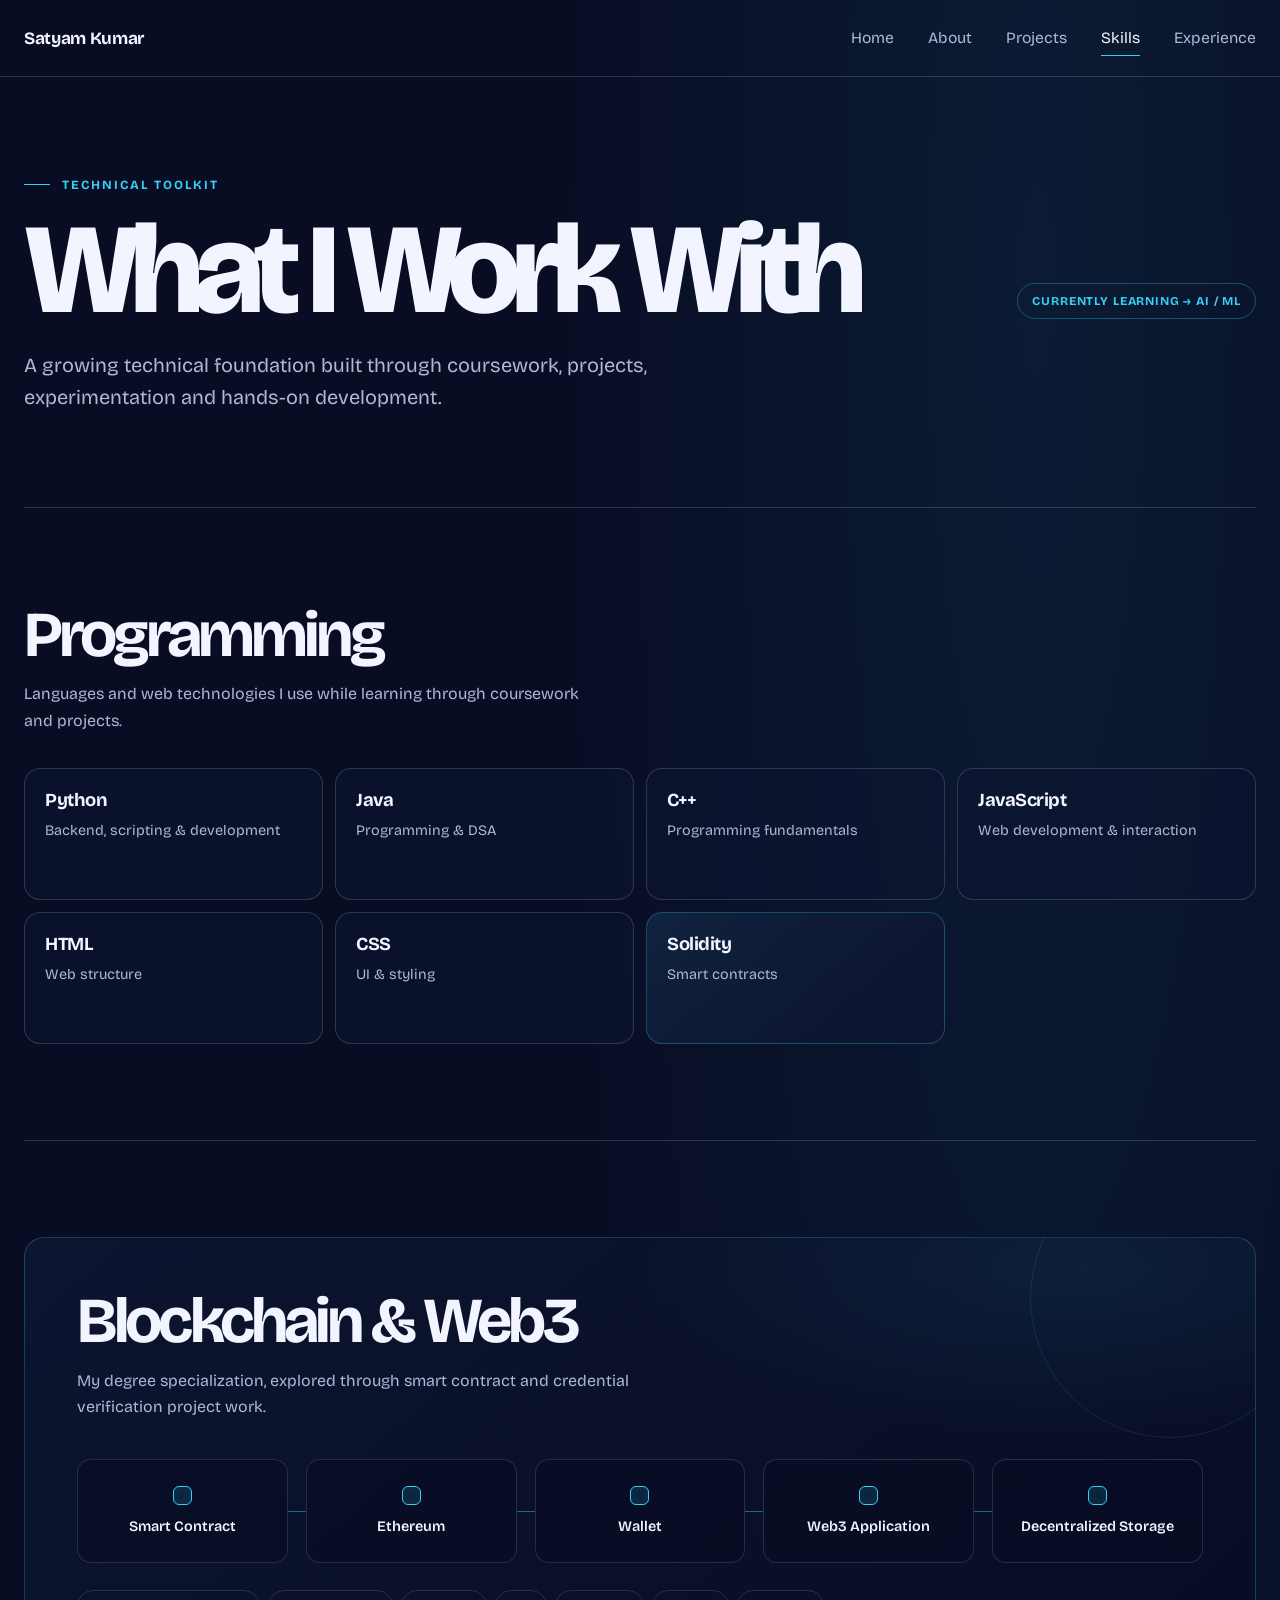
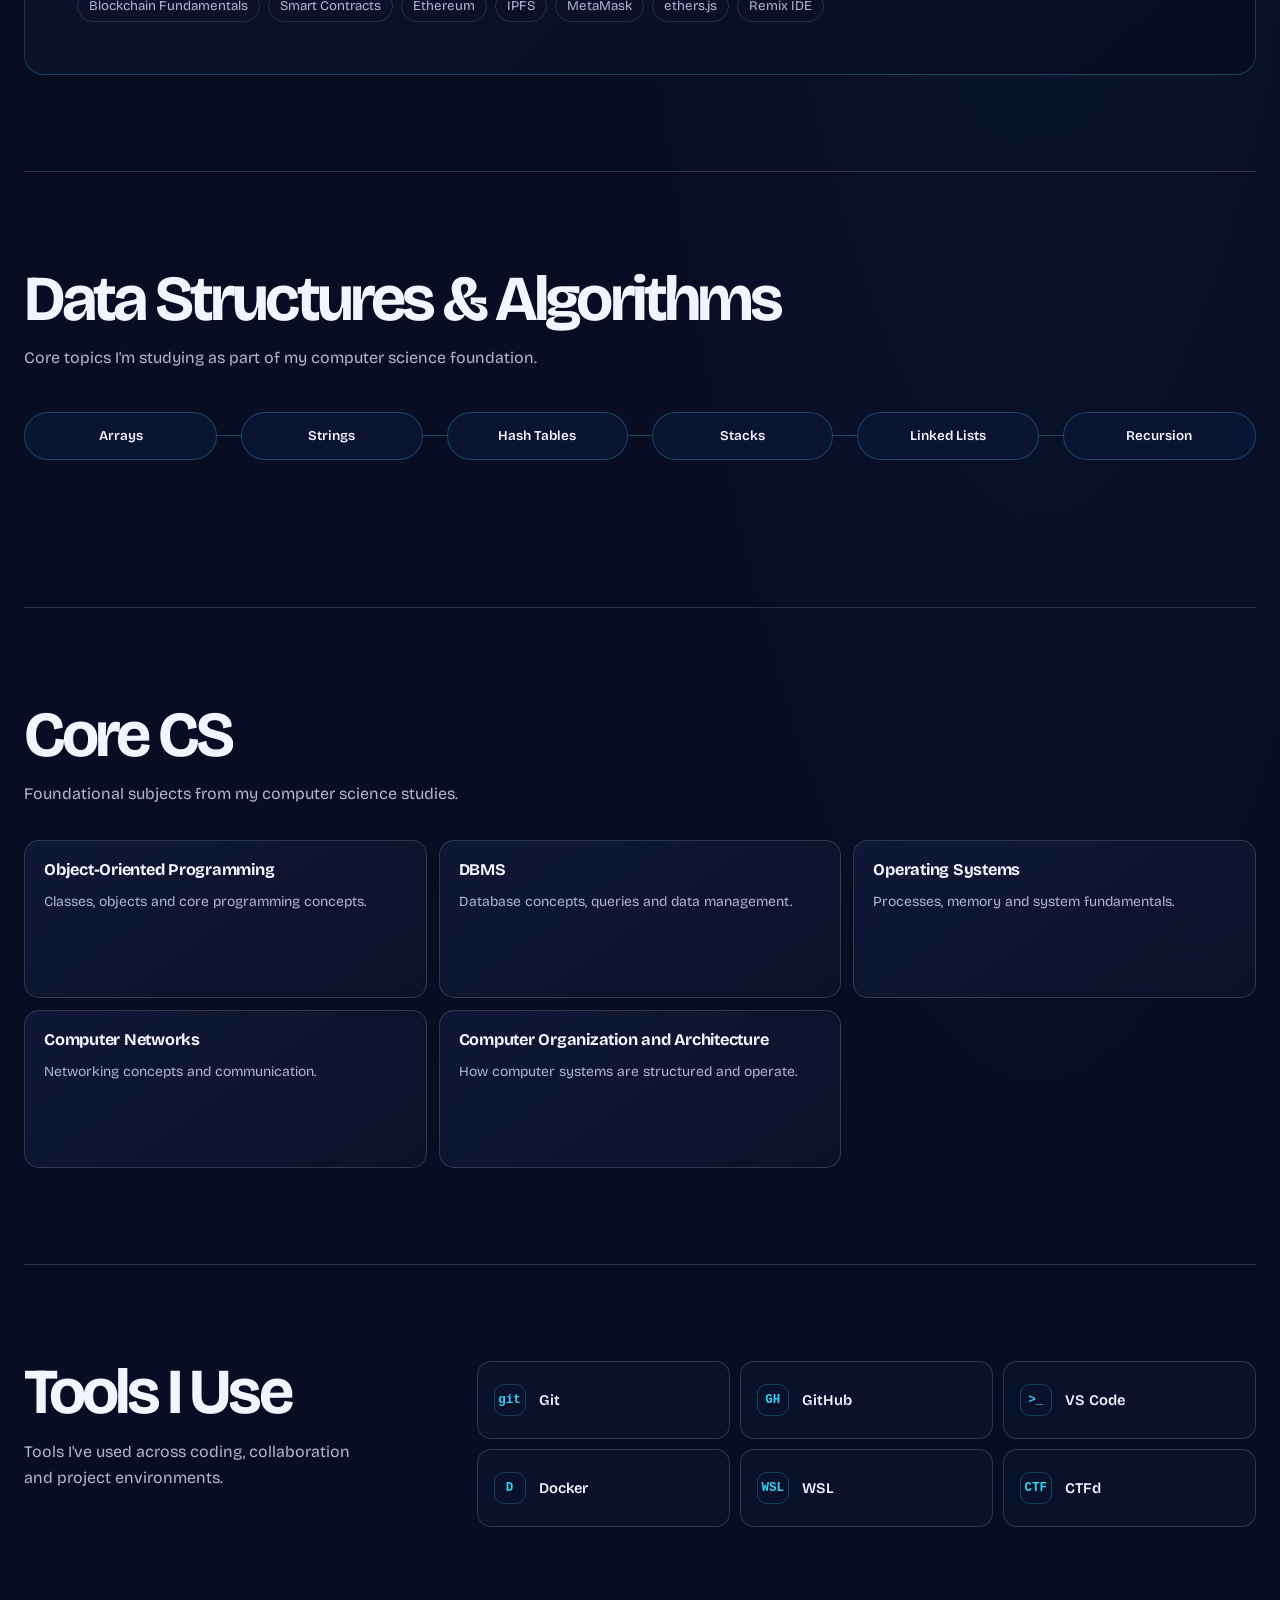
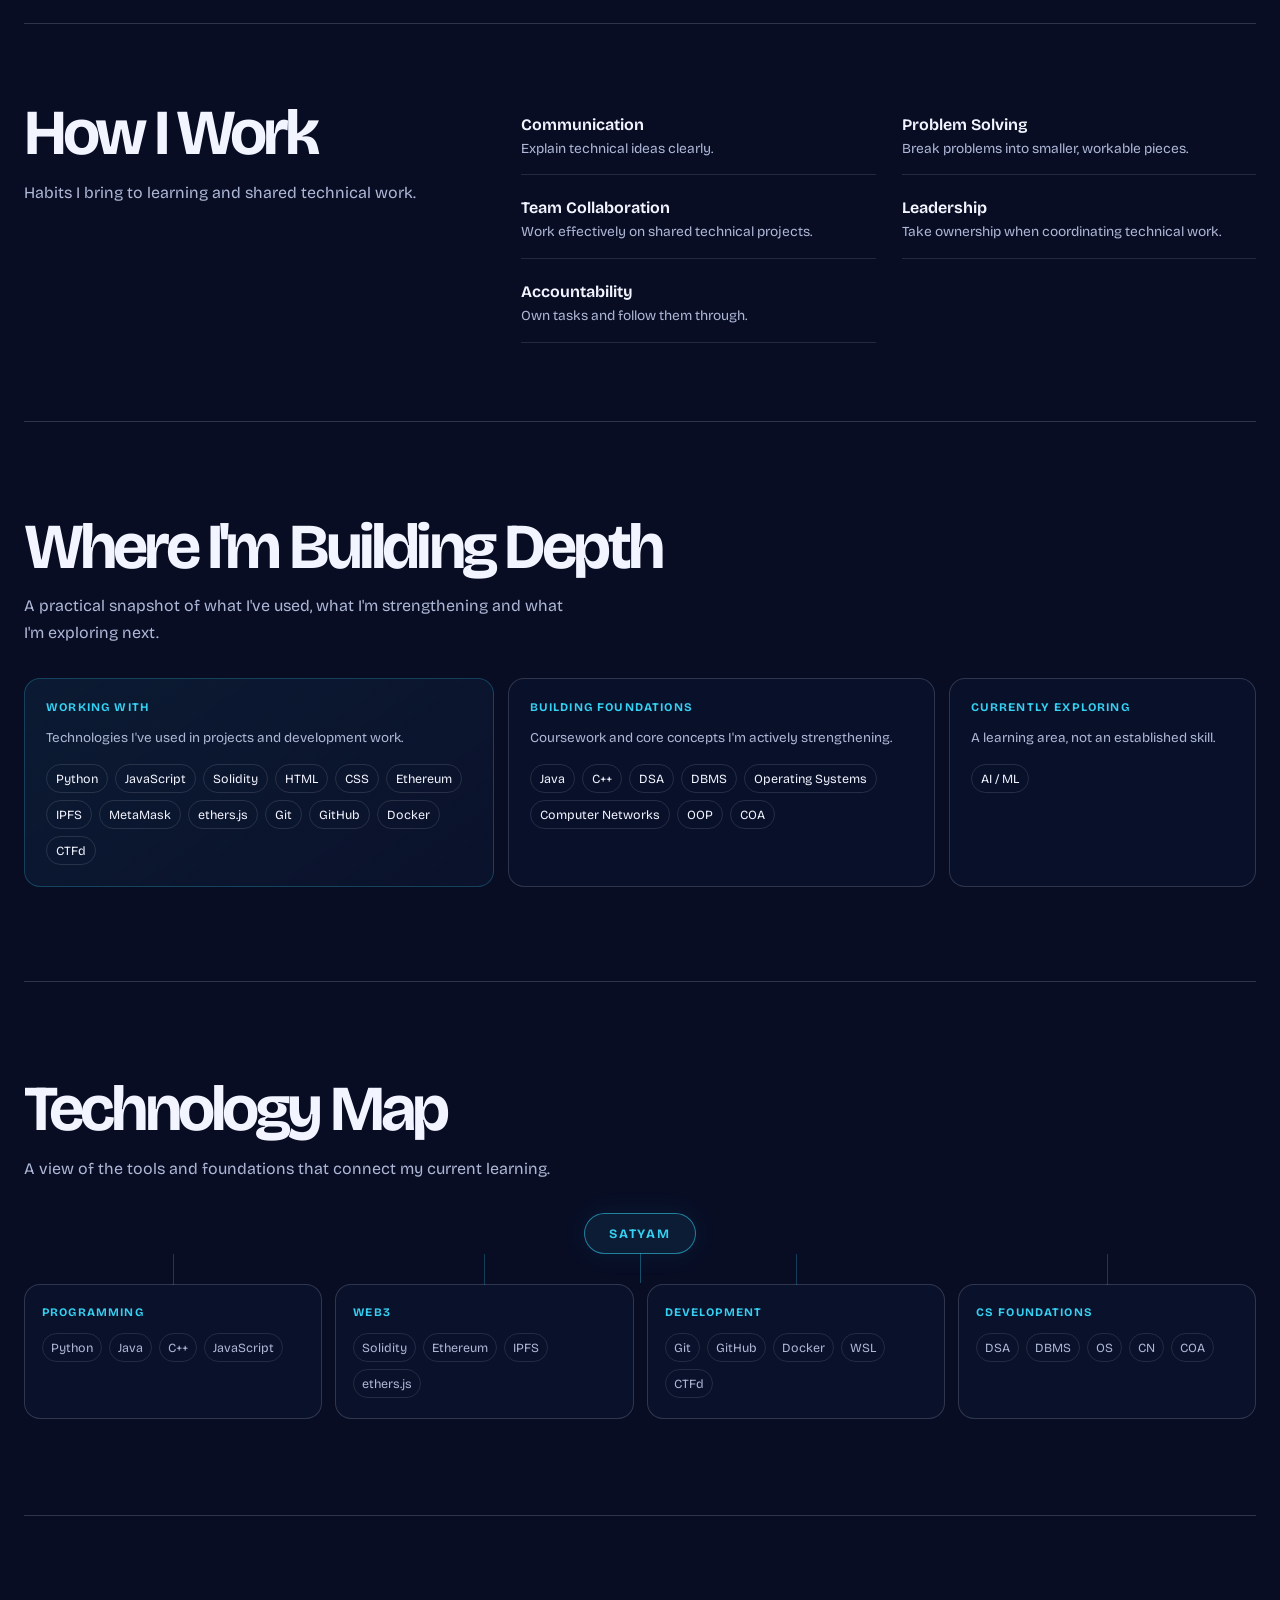
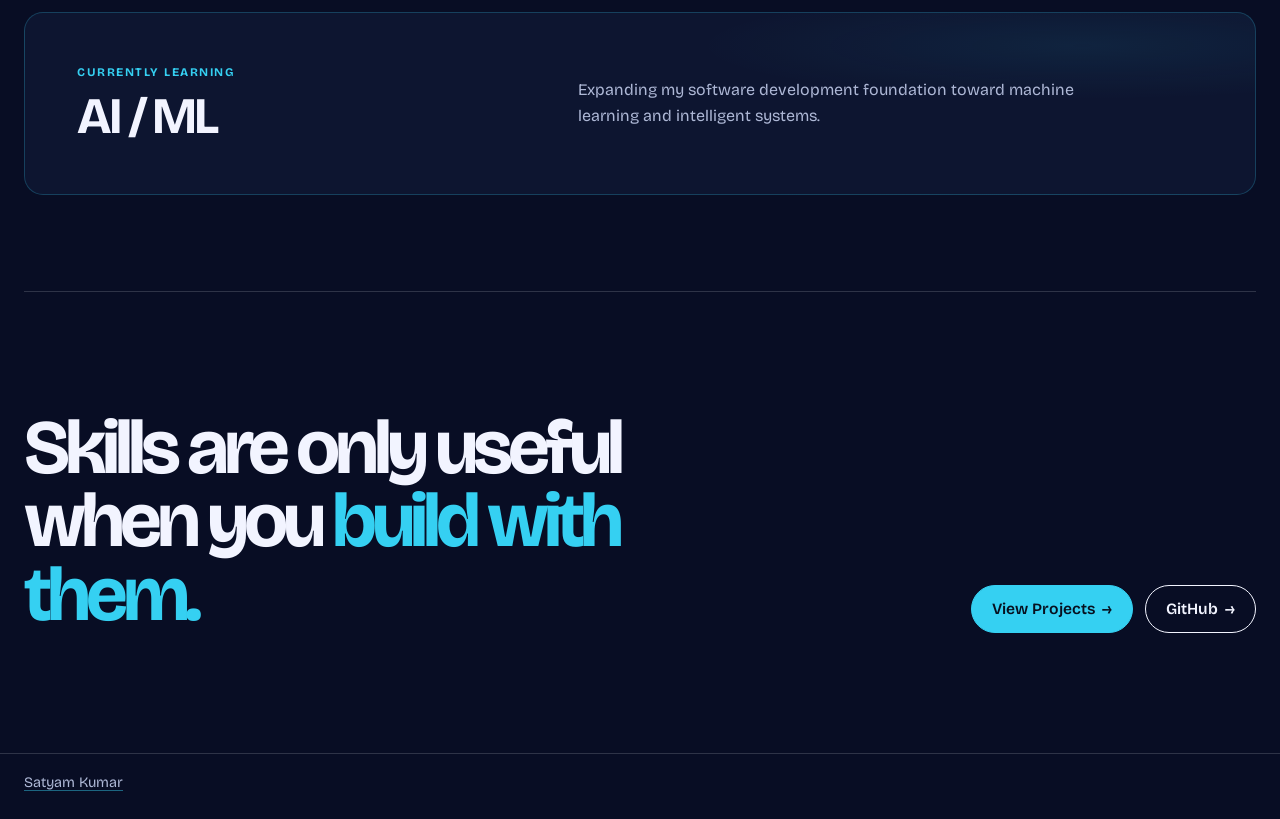
<file: skills.html>
<!DOCTYPE html>
<html lang="en">
<head>
    <meta charset="utf-8">
    <meta name="viewport" content="width=device-width, initial-scale=1, viewport-fit=cover">
    <meta name="theme-color" content="#080D24">
    <meta name="description" content="Satyam Kumar's technical toolkit: programming, blockchain, computer science foundations and development tools.">
    <title>Skills | Satyam Kumar</title>
    <link rel="preconnect" href="https://fonts.googleapis.com">
    <link rel="preconnect" href="https://fonts.gstatic.com" crossorigin>
    <link href="https://fonts.googleapis.com/css2?family=Bricolage+Grotesque:opsz,wght@12..96,300..800&display=swap" rel="stylesheet">
    <style>
        :root {
            color-scheme: dark;
            --bg: #080D24;
            --surface: #0D1530;
            --surface-raised: #111B39;
            --ink: #F2F4FF;
            --muted: #AEB8D6;
            --accent: #35D0F2;
            --accent-ink: #07101F;
            --line: rgba(242, 244, 255, .16);
            --page-width: 1240px;
            box-sizing: border-box;
            scroll-behavior: smooth;
        }

        *, *::before, *::after { box-sizing: inherit; }

        body {
            min-width: 320px;
            margin: 0;
            background:
                radial-gradient(ellipse at 81% 5%, rgba(53, 208, 242, .075), transparent 30rem),
                var(--bg);
            color: var(--ink);
            font-family: "Bricolage Grotesque", system-ui, -apple-system, "Segoe UI", sans-serif;
        }

        a { color: inherit; }

        a:focus-visible,
        button:focus-visible,
        [tabindex="0"]:focus-visible {
            outline: 3px solid var(--accent);
            outline-offset: 4px;
        }

        .page-shell {
            width: min(100% - 48px, var(--page-width));
            margin-inline: auto;
        }

        .site-header { border-bottom: 1px solid var(--line); }

        .site-nav {
            min-height: 76px;
            display: flex;
            align-items: center;
            justify-content: space-between;
            gap: 24px;
        }

        .logo {
            flex: none;
            font-size: 1.08rem;
            font-weight: 700;
            letter-spacing: -.02em;
            text-decoration: none;
        }

        .nav-links {
            display: flex;
            align-items: center;
            justify-content: flex-end;
            flex-wrap: wrap;
            gap: 8px clamp(16px, 2.7vw, 34px);
        }

        .nav-links a {
            padding: 8px 0;
            border-bottom: 1.5px solid transparent;
            color: var(--muted);
            font-size: .98rem;
            text-decoration: none;
            transition: color .2s ease, border-color .2s ease;
        }

        .nav-links a:hover,
        .nav-links a[aria-current="page"] {
            border-color: var(--accent);
            color: var(--ink);
        }

        .page-intro {
            padding-block: clamp(56px, 9vw, 100px) clamp(62px, 8vw, 94px);
        }

        .intro-topline {
            display: flex;
            align-items: center;
            gap: 12px;
            margin: 0 0 22px;
            color: var(--accent);
            font-size: .78rem;
            font-weight: 700;
            letter-spacing: .16em;
        }

        .intro-topline::before {
            width: 26px;
            height: 1px;
            background: currentColor;
            content: "";
        }

        .intro-heading-row {
            display: flex;
            align-items: flex-end;
            justify-content: space-between;
            gap: 24px;
        }

        .page-title {
            margin: 0;
            font-size: clamp(4rem, 10vw, 8.7rem);
            font-weight: 800;
            line-height: .88;
            letter-spacing: -.075em;
        }

        .learning-badge {
            flex: none;
            margin-bottom: 8px;
            padding: 10px 14px;
            border: 1px solid rgba(53, 208, 242, .32);
            border-radius: 999px;
            color: var(--accent);
            font-size: .75rem;
            font-weight: 700;
            letter-spacing: .07em;
            white-space: nowrap;
        }

        .page-subtitle {
            max-width: 55ch;
            margin: 22px 0 0;
            color: var(--muted);
            font-size: clamp(1.04rem, 1.8vw, 1.25rem);
            line-height: 1.6;
        }

        .section {
            padding-block: clamp(62px, 8vw, 96px);
            border-top: 1px solid var(--line);
            scroll-margin-top: 24px;
        }

        .section-heading {
            max-width: 760px;
            margin: 0;
            font-size: clamp(2.3rem, 5vw, 4.7rem);
            line-height: .98;
            letter-spacing: -.06em;
        }

        .section-description {
            max-width: 56ch;
            margin: 15px 0 0;
            color: var(--muted);
            font-size: 1rem;
            line-height: 1.65;
        }

        .programming-grid {
            display: grid;
            grid-template-columns: repeat(4, minmax(0, 1fr));
            gap: 12px;
            margin-top: 34px;
        }

        .skill-card {
            position: relative;
            min-width: 0;
            min-height: 132px;
            padding: 20px;
            overflow: hidden;
            border: 1px solid var(--line);
            border-radius: 16px;
            background: rgba(13, 21, 48, .68);
            transition: transform .24s ease, border-color .24s ease, background-color .24s ease, box-shadow .24s ease;
        }

        .skill-card:hover,
        .skill-card:focus-within {
            transform: translateY(-3px);
            border-color: rgba(53, 208, 242, .48);
            background-color: var(--surface-raised);
            box-shadow: 0 10px 30px rgba(3, 10, 29, .25), 0 0 22px rgba(53, 208, 242, .055);
        }

        .skill-card h3 {
            margin: 0;
            font-size: 1.15rem;
            font-weight: 700;
            letter-spacing: -.025em;
        }

        .skill-card p {
            margin: 9px 0 0;
            color: var(--muted);
            font-size: .9rem;
            line-height: 1.5;
        }

        .programming-grid .skill-card:last-child {
            border-color: rgba(53, 208, 242, .28);
            background:
                linear-gradient(140deg, rgba(53, 208, 242, .075), transparent 75%),
                var(--surface);
        }

        .web3-section {
            position: relative;
            overflow: hidden;
            padding: clamp(26px, 5vw, 52px);
            border: 1px solid rgba(53, 208, 242, .24);
            border-radius: 20px;
            background:
                radial-gradient(ellipse at 86% 7%, rgba(53, 208, 242, .085), transparent 28rem),
                linear-gradient(140deg, rgba(13, 21, 48, .96), rgba(8, 13, 36, .97));
        }

        .web3-section::after {
            position: absolute;
            top: -80px;
            right: -55px;
            width: 280px;
            aspect-ratio: 1;
            border: 1px solid rgba(53, 208, 242, .12);
            border-radius: 50%;
            content: "";
            pointer-events: none;
        }

        .web3-heading {
            position: relative;
            z-index: 1;
        }

        .web3-flow {
            position: relative;
            z-index: 1;
            display: grid;
            grid-template-columns: repeat(5, minmax(0, 1fr));
            align-items: center;
            gap: 18px;
            margin-top: 38px;
        }

        .flow-step {
            position: relative;
            display: grid;
            min-height: 104px;
            align-content: center;
            justify-items: center;
            gap: 13px;
            padding: 16px 12px;
            border: 1px solid rgba(174, 184, 214, .18);
            border-radius: 14px;
            background: rgba(8, 13, 36, .66);
            color: var(--ink);
            font-size: .9rem;
            font-weight: 600;
            text-align: center;
            transition: transform .23s ease, border-color .23s ease, box-shadow .23s ease;
        }

        .flow-step:hover,
        .flow-step:focus-visible {
            transform: translateY(-3px);
            border-color: rgba(53, 208, 242, .5);
            box-shadow: 0 0 20px rgba(53, 208, 242, .07);
        }

        .flow-step:not(:last-child)::after {
            position: absolute;
            top: 50%;
            left: calc(100% + 1px);
            width: 18px;
            height: 1px;
            background: rgba(53, 208, 242, .46);
            transform-origin: left;
            animation: connection 3.2s ease-in-out infinite;
            content: "";
        }

        .flow-step:nth-child(2)::after { animation-delay: .25s; }
        .flow-step:nth-child(3)::after { animation-delay: .5s; }
        .flow-step:nth-child(4)::after { animation-delay: .75s; }

        @keyframes connection {
            0%, 100% { opacity: .42; transform: scaleX(.74); }
            50% { opacity: .9; transform: scaleX(1); }
        }

        .flow-mark {
            width: 19px;
            height: 19px;
            border: 1px solid var(--accent);
            border-radius: 6px;
            background: rgba(53, 208, 242, .1);
            box-shadow: inset 0 0 12px rgba(53, 208, 242, .1);
        }

        .web3-topics {
            display: flex;
            flex-wrap: wrap;
            gap: 8px;
            margin: 27px 0 0;
            padding: 0;
            list-style: none;
        }

        .web3-topics li {
            padding: 7px 11px;
            border: 1px solid rgba(242, 244, 255, .13);
            border-radius: 999px;
            color: var(--muted);
            font-size: .83rem;
        }

        .dsa-section { overflow: hidden; }

        .algorithm-chain {
            display: grid;
            grid-template-columns: repeat(6, minmax(0, 1fr));
            gap: 0;
            margin: 40px 0 0;
            padding: 0;
            list-style: none;
        }

        .algorithm-node {
            position: relative;
            min-width: 0;
            padding: 0 12px;
            text-align: center;
        }

        .algorithm-node:first-child { padding-left: 0; }
        .algorithm-node:last-child { padding-right: 0; }

        .algorithm-node:not(:last-child)::after {
            position: absolute;
            top: 23px;
            left: calc(50% + 39px);
            width: calc(100% - 58px);
            height: 1px;
            background: rgba(53, 208, 242, .32);
            content: "";
        }

        .algorithm-pill {
            position: relative;
            z-index: 1;
            display: grid;
            width: 100%;
            min-height: 48px;
            place-items: center;
            padding: 9px 10px;
            border: 1px solid rgba(53, 208, 242, .28);
            border-radius: 999px;
            background: #0B1430;
            color: var(--ink);
            cursor: default;
            font-size: .84rem;
            font-weight: 600;
            transition: transform .2s ease, border-color .2s ease, color .2s ease;
        }

        .algorithm-pill:hover,
        .algorithm-pill:focus-visible {
            transform: translateY(-3px);
            border-color: var(--accent);
            color: var(--accent);
        }

        .algorithm-node p {
            min-height: 40px;
            margin: 11px 0 0;
            color: var(--muted);
            font-size: .78rem;
            line-height: 1.45;
            opacity: 0;
            transform: translateY(4px);
            transition: opacity .2s ease, transform .2s ease;
        }

        .algorithm-node:hover p,
        .algorithm-node:focus-within p { opacity: 1; transform: translateY(0); }

        .core-grid {
            display: grid;
            grid-template-columns: repeat(6, minmax(0, 1fr));
            gap: 12px;
            margin-top: 32px;
        }

        .core-card {
            min-width: 0;
            min-height: 158px;
            padding: 19px;
            border: 1px solid var(--line);
            border-radius: 15px;
            background: linear-gradient(145deg, rgba(17, 27, 57, .8), rgba(13, 21, 48, .68));
            transition: transform .22s ease, border-color .22s ease, box-shadow .22s ease;
        }

        .core-card:nth-child(1),
        .core-card:nth-child(2) { grid-column: span 2; }

        .core-card:nth-child(3),
        .core-card:nth-child(4),
        .core-card:nth-child(5) { grid-column: span 2; }

        .core-card:hover {
            transform: translateY(-3px);
            border-color: rgba(53, 208, 242, .42);
            box-shadow: 0 10px 28px rgba(3, 10, 29, .2);
        }

        .core-card h3 {
            margin: 0;
            font-size: 1.02rem;
            line-height: 1.25;
            letter-spacing: -.015em;
        }

        .core-card p {
            margin: 11px 0 0;
            color: var(--muted);
            font-size: .87rem;
            line-height: 1.55;
        }

        .tools-layout {
            display: grid;
            grid-template-columns: minmax(190px, .62fr) minmax(0, 1.38fr);
            align-items: start;
            gap: clamp(30px, 8vw, 105px);
        }

        .tools-intro {
            position: sticky;
            top: 28px;
        }

        .tools-grid {
            display: grid;
            grid-template-columns: repeat(3, minmax(0, 1fr));
            gap: 10px;
        }

        .tool-card {
            display: flex;
            min-height: 78px;
            align-items: center;
            gap: 13px;
            padding: 16px;
            border: 1px solid var(--line);
            border-radius: 14px;
            background: rgba(13, 21, 48, .66);
            transition: transform .22s ease, border-color .22s ease, background-color .22s ease;
        }

        .tool-card:hover {
            transform: translateY(-2px);
            border-color: rgba(53, 208, 242, .42);
            background-color: var(--surface-raised);
        }

        .tool-mark {
            display: grid;
            width: 32px;
            height: 32px;
            flex: none;
            place-items: center;
            border: 1px solid rgba(53, 208, 242, .25);
            border-radius: 10px;
            color: var(--accent);
            font-family: ui-monospace, "Cascadia Code", Consolas, monospace;
            font-size: .78rem;
            font-weight: 700;
        }

        .tool-card strong {
            font-size: .92rem;
            font-weight: 600;
        }

        .soft-section { padding-block: clamp(54px, 7vw, 78px); }

        .soft-layout {
            display: grid;
            grid-template-columns: minmax(220px, .72fr) minmax(0, 1.28fr);
            gap: clamp(28px, 7vw, 84px);
        }

        .soft-grid {
            display: grid;
            grid-template-columns: repeat(2, minmax(0, 1fr));
            gap: 10px 26px;
        }

        .soft-item {
            padding: 13px 0 15px;
            border-bottom: 1px solid rgba(242, 244, 255, .12);
        }

        .soft-item h3 {
            margin: 0;
            font-size: 1rem;
            font-weight: 650;
        }

        .soft-item p {
            margin: 5px 0 0;
            color: var(--muted);
            font-size: .86rem;
            line-height: 1.5;
        }

        .maturity-section { padding-block: clamp(62px, 8vw, 94px); border-top: 1px solid var(--line); }

        .maturity-grid {
            display: grid;
            grid-template-columns: 1.1fr 1fr .72fr;
            gap: 14px;
            margin-top: 32px;
        }

        .maturity-column {
            padding: 21px;
            border: 1px solid var(--line);
            border-radius: 16px;
            background: rgba(13, 21, 48, .52);
        }

        .maturity-column:first-child {
            border-color: rgba(53, 208, 242, .24);
            background: linear-gradient(145deg, rgba(53, 208, 242, .07), rgba(13, 21, 48, .62));
        }

        .maturity-column h3 {
            margin: 0 0 14px;
            color: var(--accent);
            font-size: .73rem;
            letter-spacing: .1em;
        }

        .maturity-column p {
            margin: 0 0 16px;
            color: var(--muted);
            font-size: .84rem;
            line-height: 1.5;
        }

        .maturity-tags {
            display: flex;
            flex-wrap: wrap;
            gap: 7px;
            margin: 0;
            padding: 0;
            list-style: none;
        }

        .maturity-tags li {
            padding: 6px 9px;
            border: 1px solid rgba(242, 244, 255, .12);
            border-radius: 999px;
            color: var(--ink);
            font-size: .78rem;
        }

        .technology-map { padding-block: clamp(62px, 8vw, 96px); border-top: 1px solid var(--line); }

        .map-root {
            position: relative;
            width: max-content;
            margin: 30px auto 0;
            padding: 12px 24px;
            border: 1px solid rgba(53, 208, 242, .56);
            border-radius: 999px;
            background: rgba(53, 208, 242, .08);
            box-shadow: 0 0 26px rgba(53, 208, 242, .08);
            color: var(--accent);
            font-size: .8rem;
            font-weight: 700;
            letter-spacing: .15em;
        }

        .map-root::after {
            position: absolute;
            top: 100%;
            left: 50%;
            height: 30px;
            border-left: 1px solid rgba(53, 208, 242, .34);
            content: "";
        }

        .map-grid {
            display: grid;
            grid-template-columns: repeat(4, minmax(0, 1fr));
            gap: 13px;
            margin-top: 30px;
        }

        .map-group {
            position: relative;
            min-width: 0;
            padding: 20px 17px;
            border: 1px solid var(--line);
            border-radius: 16px;
            background: rgba(13, 21, 48, .65);
            transition: border-color .22s ease, transform .22s ease;
        }

        .map-group::before {
            position: absolute;
            bottom: 100%;
            left: 50%;
            height: 31px;
            border-left: 1px solid rgba(53, 208, 242, .25);
            content: "";
        }

        .map-group:hover {
            transform: translateY(-3px);
            border-color: rgba(53, 208, 242, .38);
        }

        .map-group h3 {
            margin: 0 0 14px;
            color: var(--accent);
            font-size: .72rem;
            letter-spacing: .1em;
        }

        .map-nodes {
            display: flex;
            flex-wrap: wrap;
            gap: 7px;
        }

        .map-nodes span {
            padding: 6px 8px;
            border: 1px solid rgba(242, 244, 255, .11);
            border-radius: 999px;
            color: var(--muted);
            font-size: .78rem;
        }

        .current-learning {
            display: grid;
            grid-template-columns: minmax(0, .8fr) minmax(0, 1.2fr);
            align-items: center;
            gap: clamp(24px, 7vw, 84px);
            padding: clamp(28px, 5vw, 52px);
            border: 1px solid rgba(53, 208, 242, .23);
            border-radius: 19px;
            background:
                radial-gradient(ellipse at 86% 18%, rgba(53, 208, 242, .075), transparent 24rem),
                var(--surface);
        }

        .learning-label {
            margin: 0 0 12px;
            color: var(--accent);
            font-size: .73rem;
            font-weight: 700;
            letter-spacing: .13em;
        }

        .current-learning h2 {
            margin: 0;
            font-size: clamp(2rem, 4vw, 3.5rem);
            line-height: 1;
            letter-spacing: -.055em;
        }

        .current-learning p:last-child {
            max-width: 50ch;
            margin: 0;
            color: var(--muted);
            font-size: 1rem;
            line-height: 1.65;
        }

        .closing {
            display: flex;
            align-items: flex-end;
            justify-content: space-between;
            gap: 32px;
            padding-block: clamp(68px, 10vw, 120px);
            border-top: 1px solid var(--line);
        }

        .closing h2 {
            max-width: 13ch;
            margin: 0;
            font-size: clamp(2.45rem, 6vw, 5.4rem);
            line-height: .96;
            letter-spacing: -.065em;
        }

        .closing h2 span { color: var(--accent); }

        .closing-actions { display: flex; flex: none; flex-wrap: wrap; gap: 12px; }

        .button {
            display: inline-flex;
            min-height: 48px;
            align-items: center;
            justify-content: center;
            gap: 7px;
            padding: 12px 20px;
            border: 1px solid var(--ink);
            border-radius: 999px;
            color: var(--ink);
            font-size: .98rem;
            font-weight: 600;
            text-decoration: none;
            transition: transform .2s ease, background-color .2s ease, color .2s ease, border-color .2s ease;
        }

        .button:hover { transform: translateY(-2px); }

        .button-primary {
            border-color: var(--accent);
            background: var(--accent);
            color: var(--accent-ink);
        }

        .button-secondary:hover { background: var(--ink); color: var(--bg); }

        .site-footer {
            padding-block: 20px 28px;
            border-top: 1px solid var(--line);
            color: var(--muted);
            font-size: .9rem;
        }

        .site-footer a {
            color: var(--muted);
            text-decoration-color: rgba(53, 208, 242, .45);
            text-underline-offset: 3px;
        }

        @media (max-width: 960px) {
            .programming-grid { grid-template-columns: repeat(3, minmax(0, 1fr)); }
            .core-grid { grid-template-columns: repeat(6, minmax(0, 1fr)); }
            .core-card { grid-column: span 2 !important; }
            .core-card:nth-child(4),
            .core-card:nth-child(5) { grid-column: span 3 !important; }
            .tools-layout { grid-template-columns: minmax(180px, .7fr) minmax(0, 1.3fr); gap: 32px; }
            .tools-grid { grid-template-columns: repeat(2, minmax(0, 1fr)); }
            .map-grid { grid-template-columns: repeat(2, minmax(0, 1fr)); }
            .map-group:nth-child(3)::before { display: none; }
            .map-group:nth-child(n+3) { margin-top: 8px; }
        }

        @media (max-width: 700px) {
            .page-shell { width: min(100% - 36px, var(--page-width)); }
            .site-nav { min-height: 68px; align-items: flex-start; flex-direction: column; gap: 4px; padding-block: 14px; }
            .nav-links { justify-content: flex-start; gap: 4px 20px; }
            .nav-links a { font-size: .92rem; }
            .page-intro { padding-top: 48px; }
            .intro-heading-row { align-items: flex-start; flex-direction: column; gap: 18px; }
            .page-title { font-size: clamp(3.7rem, 16vw, 6rem); }
            .learning-badge { margin-bottom: 0; }
            .section { padding-block: 54px; }
            .programming-grid { grid-template-columns: repeat(2, minmax(0, 1fr)); gap: 9px; margin-top: 24px; }
            .skill-card { min-height: 112px; padding: 15px; border-radius: 14px; }
            .skill-card h3 { font-size: 1.03rem; }
            .skill-card p { margin-top: 6px; font-size: .82rem; }
            .web3-section { padding: 23px 18px; border-radius: 17px; }
            .web3-flow { grid-template-columns: minmax(0, 1fr); gap: 9px; margin-top: 26px; }
            .flow-step { display: flex; min-height: 56px; justify-content: flex-start; gap: 12px; padding: 11px 14px; text-align: left; }
            .flow-step:not(:last-child)::after {
                top: calc(100% + 1px);
                left: 26px;
                width: 1px;
                height: 9px;
                transform: none;
                animation: none;
            }
            .web3-topics { margin-top: 20px; }
            .algorithm-chain { grid-template-columns: repeat(2, minmax(0, 1fr)); gap: 10px; margin-top: 25px; }
            .algorithm-node,
            .algorithm-node:first-child,
            .algorithm-node:last-child { padding: 0; }
            .algorithm-node::after { display: none; }
            .algorithm-pill { min-height: 42px; }
            .algorithm-node p { min-height: 0; margin: 7px 4px 3px; font-size: .74rem; opacity: 1; transform: none; }
            .core-grid { grid-template-columns: repeat(2, minmax(0, 1fr)); gap: 9px; margin-top: 24px; }
            .core-card,
            .core-card:nth-child(n) { grid-column: auto !important; min-height: 140px; padding: 15px; }
            .core-card:last-child { grid-column: 1 / -1 !important; min-height: auto; }
            .tools-layout,
            .soft-layout { grid-template-columns: minmax(0, 1fr); gap: 23px; }
            .tools-intro { position: static; }
            .tools-grid { grid-template-columns: repeat(2, minmax(0, 1fr)); gap: 8px; }
            .tool-card { min-height: 66px; gap: 10px; padding: 11px; }
            .tool-mark { width: 29px; height: 29px; }
            .soft-grid { gap: 6px 18px; }
            .maturity-grid { grid-template-columns: minmax(0, 1fr); gap: 9px; }
            .maturity-column { padding: 17px; }
            .map-grid { grid-template-columns: minmax(0, 1fr); gap: 9px; margin-top: 24px; }
            .map-group { padding: 17px; }
            .map-group::before { height: 25px; }
            .map-group:nth-child(n) { margin-top: 0; }
            .current-learning { grid-template-columns: minmax(0, 1fr); gap: 17px; padding: 24px 20px; }
            .closing { align-items: flex-start; flex-direction: column; }
            .closing-actions { width: 100%; }
            .closing-actions .button { flex: 1 1 140px; }
        }

        @media (max-width: 380px) {
            .programming-grid { grid-template-columns: minmax(0, 1fr); }
            .skill-card { min-height: 90px; }
            .algorithm-chain { grid-template-columns: minmax(0, 1fr); }
            .algorithm-node { display: grid; grid-template-columns: minmax(100px, .8fr) minmax(0, 1.2fr); align-items: center; gap: 12px; }
            .algorithm-node p { margin: 0; text-align: left; }
            .core-grid { grid-template-columns: minmax(0, 1fr); }
            .core-card,
            .core-card:nth-child(n),
            .core-card:last-child { grid-column: auto !important; min-height: 0; }
            .soft-grid { grid-template-columns: minmax(0, 1fr); }
            .tools-grid { grid-template-columns: minmax(0, 1fr); }
        }

        @media (prefers-reduced-motion: reduce) {
            :root { scroll-behavior: auto; }
            *, *::before, *::after {
                scroll-behavior: auto !important;
                animation-duration: .01ms !important;
                transition-duration: .01ms !important;
            }
            .algorithm-node p { opacity: 1; transform: none; }
        }
    </style>
</head>
<body>
    <header class="site-header">
        <nav class="site-nav page-shell" aria-label="Main navigation">
            <a class="logo" href="index.html">Satyam Kumar</a>
            <div class="nav-links">
                <a href="index.html">Home</a>
                <a href="about.html">About</a>
                <a href="projects.html">Projects</a>
                <a href="skills.html" aria-current="page">Skills</a>
                <a href="experience.html">Experience</a>
            </div>
        </nav>
    </header>

    <main class="page-shell">
        <section class="page-intro" aria-labelledby="page-title">
            <p class="intro-topline">TECHNICAL TOOLKIT</p>
            <div class="intro-heading-row">
                <h1 class="page-title" id="page-title">What I Work With</h1>
                <span class="learning-badge">CURRENTLY LEARNING <span aria-hidden="true">→</span> AI / ML</span>
            </div>
            <p class="page-subtitle">A growing technical foundation built through coursework, projects, experimentation and hands-on development.</p>
        </section>

        <section class="section" id="programming" aria-labelledby="programming-title">
            <h2 class="section-heading" id="programming-title">Programming</h2>
            <p class="section-description">Languages and web technologies I use while learning through coursework and projects.</p>
            <div class="programming-grid">
                <article class="skill-card"><h3>Python</h3><p>Backend, scripting &amp; development</p></article>
                <article class="skill-card"><h3>Java</h3><p>Programming &amp; DSA</p></article>
                <article class="skill-card"><h3>C++</h3><p>Programming fundamentals</p></article>
                <article class="skill-card"><h3>JavaScript</h3><p>Web development &amp; interaction</p></article>
                <article class="skill-card"><h3>HTML</h3><p>Web structure</p></article>
                <article class="skill-card"><h3>CSS</h3><p>UI &amp; styling</p></article>
                <article class="skill-card"><h3>Solidity</h3><p>Smart contracts</p></article>
            </div>
        </section>

        <section class="section" id="blockchain" aria-labelledby="blockchain-title">
            <div class="web3-section">
                <div class="web3-heading">
                    <h2 class="section-heading" id="blockchain-title">Blockchain &amp; Web3</h2>
                    <p class="section-description">My degree specialization, explored through smart contract and credential verification project work.</p>
                </div>
                <div class="web3-flow" aria-label="Blockchain and Web3 concepts">
                    <div class="flow-step" tabindex="0"><span class="flow-mark" aria-hidden="true"></span>Smart Contract</div>
                    <div class="flow-step" tabindex="0"><span class="flow-mark" aria-hidden="true"></span>Ethereum</div>
                    <div class="flow-step" tabindex="0"><span class="flow-mark" aria-hidden="true"></span>Wallet</div>
                    <div class="flow-step" tabindex="0"><span class="flow-mark" aria-hidden="true"></span>Web3 Application</div>
                    <div class="flow-step" tabindex="0"><span class="flow-mark" aria-hidden="true"></span>Decentralized Storage</div>
                </div>
                <ul class="web3-topics" aria-label="Blockchain technologies">
                    <li>Blockchain Fundamentals</li><li>Smart Contracts</li><li>Ethereum</li><li>IPFS</li><li>MetaMask</li><li>ethers.js</li><li>Remix IDE</li>
                </ul>
            </div>
        </section>

        <section class="section dsa-section" id="dsa" aria-labelledby="dsa-title">
            <h2 class="section-heading" id="dsa-title">Data Structures &amp; Algorithms</h2>
            <p class="section-description">Core topics I'm studying as part of my computer science foundation.</p>
            <ol class="algorithm-chain">
                <li class="algorithm-node"><div class="algorithm-pill" tabindex="0" aria-describedby="dsa-arrays">Arrays</div><p id="dsa-arrays">Indexed collection of elements</p></li>
                <li class="algorithm-node"><div class="algorithm-pill" tabindex="0" aria-describedby="dsa-strings">Strings</div><p id="dsa-strings">Sequences of characters</p></li>
                <li class="algorithm-node"><div class="algorithm-pill" tabindex="0" aria-describedby="dsa-hash">Hash Tables</div><p id="dsa-hash">Key-value lookup structure</p></li>
                <li class="algorithm-node"><div class="algorithm-pill" tabindex="0" aria-describedby="dsa-stacks">Stacks</div><p id="dsa-stacks">LIFO-based data structure</p></li>
                <li class="algorithm-node"><div class="algorithm-pill" tabindex="0" aria-describedby="dsa-linked">Linked Lists</div><p id="dsa-linked">Node-based sequential structure</p></li>
                <li class="algorithm-node"><div class="algorithm-pill" tabindex="0" aria-describedby="dsa-recursion">Recursion</div><p id="dsa-recursion">Solving problems through repeated self-calls</p></li>
            </ol>
        </section>

        <section class="section" id="core-cs" aria-labelledby="core-title">
            <h2 class="section-heading" id="core-title">Core CS</h2>
            <p class="section-description">Foundational subjects from my computer science studies.</p>
            <div class="core-grid">
                <article class="core-card"><h3>Object-Oriented Programming</h3><p>Classes, objects and core programming concepts.</p></article>
                <article class="core-card"><h3>DBMS</h3><p>Database concepts, queries and data management.</p></article>
                <article class="core-card"><h3>Operating Systems</h3><p>Processes, memory and system fundamentals.</p></article>
                <article class="core-card"><h3>Computer Networks</h3><p>Networking concepts and communication.</p></article>
                <article class="core-card"><h3>Computer Organization and Architecture</h3><p>How computer systems are structured and operate.</p></article>
            </div>
        </section>

        <section class="section" id="tools" aria-labelledby="tools-title">
            <div class="tools-layout">
                <div class="tools-intro">
                    <h2 class="section-heading" id="tools-title">Tools I Use</h2>
                    <p class="section-description">Tools I've used across coding, collaboration and project environments.</p>
                </div>
                <div class="tools-grid">
                    <article class="tool-card"><span class="tool-mark" aria-hidden="true">git</span><strong>Git</strong></article>
                    <article class="tool-card"><span class="tool-mark" aria-hidden="true">GH</span><strong>GitHub</strong></article>
                    <article class="tool-card"><span class="tool-mark" aria-hidden="true">&gt;_</span><strong>VS Code</strong></article>
                    <article class="tool-card"><span class="tool-mark" aria-hidden="true">D</span><strong>Docker</strong></article>
                    <article class="tool-card"><span class="tool-mark" aria-hidden="true">WSL</span><strong>WSL</strong></article>
                    <article class="tool-card"><span class="tool-mark" aria-hidden="true">CTF</span><strong>CTFd</strong></article>
                </div>
            </div>
        </section>

        <section class="section soft-section" id="how-i-work" aria-labelledby="soft-title">
            <div class="soft-layout">
                <div>
                    <h2 class="section-heading" id="soft-title">How I Work</h2>
                    <p class="section-description">Habits I bring to learning and shared technical work.</p>
                </div>
                <div class="soft-grid">
                    <article class="soft-item"><h3>Communication</h3><p>Explain technical ideas clearly.</p></article>
                    <article class="soft-item"><h3>Problem Solving</h3><p>Break problems into smaller, workable pieces.</p></article>
                    <article class="soft-item"><h3>Team Collaboration</h3><p>Work effectively on shared technical projects.</p></article>
                    <article class="soft-item"><h3>Leadership</h3><p>Take ownership when coordinating technical work.</p></article>
                    <article class="soft-item"><h3>Accountability</h3><p>Own tasks and follow them through.</p></article>
                </div>
            </div>
        </section>

        <section class="maturity-section" aria-labelledby="maturity-title">
            <h2 class="section-heading" id="maturity-title">Where I'm Building Depth</h2>
            <p class="section-description">A practical snapshot of what I've used, what I'm strengthening and what I'm exploring next.</p>
            <div class="maturity-grid">
                <article class="maturity-column">
                    <h3>WORKING WITH</h3>
                    <p>Technologies I've used in projects and development work.</p>
                    <ul class="maturity-tags"><li>Python</li><li>JavaScript</li><li>Solidity</li><li>HTML</li><li>CSS</li><li>Ethereum</li><li>IPFS</li><li>MetaMask</li><li>ethers.js</li><li>Git</li><li>GitHub</li><li>Docker</li><li>CTFd</li></ul>
                </article>
                <article class="maturity-column">
                    <h3>BUILDING FOUNDATIONS</h3>
                    <p>Coursework and core concepts I'm actively strengthening.</p>
                    <ul class="maturity-tags"><li>Java</li><li>C++</li><li>DSA</li><li>DBMS</li><li>Operating Systems</li><li>Computer Networks</li><li>OOP</li><li>COA</li></ul>
                </article>
                <article class="maturity-column">
                    <h3>CURRENTLY EXPLORING</h3>
                    <p>A learning area, not an established skill.</p>
                    <ul class="maturity-tags"><li>AI / ML</li></ul>
                </article>
            </div>
        </section>

        <section class="technology-map" aria-labelledby="map-title">
            <h2 class="section-heading" id="map-title">Technology Map</h2>
            <p class="section-description">A view of the tools and foundations that connect my current learning.</p>
            <div class="map-root">SATYAM</div>
            <div class="map-grid">
                <article class="map-group">
                    <h3>PROGRAMMING</h3>
                    <div class="map-nodes"><span>Python</span><span>Java</span><span>C++</span><span>JavaScript</span></div>
                </article>
                <article class="map-group">
                    <h3>WEB3</h3>
                    <div class="map-nodes"><span>Solidity</span><span>Ethereum</span><span>IPFS</span><span>ethers.js</span></div>
                </article>
                <article class="map-group">
                    <h3>DEVELOPMENT</h3>
                    <div class="map-nodes"><span>Git</span><span>GitHub</span><span>Docker</span><span>WSL</span><span>CTFd</span></div>
                </article>
                <article class="map-group">
                    <h3>CS FOUNDATIONS</h3>
                    <div class="map-nodes"><span>DSA</span><span>DBMS</span><span>OS</span><span>CN</span><span>COA</span></div>
                </article>
            </div>
        </section>

        <section class="section" aria-labelledby="current-learning-title">
            <div class="current-learning">
                <div>
                    <p class="learning-label">CURRENTLY LEARNING</p>
                    <h2 id="current-learning-title">AI / ML</h2>
                </div>
                <p>Expanding my software development foundation toward machine learning and intelligent systems.</p>
            </div>
        </section>

        <section class="closing" aria-labelledby="closing-title">
            <h2 id="closing-title">Skills are only useful when you <span>build with them.</span></h2>
            <div class="closing-actions">
                <a class="button button-primary" href="projects.html">View Projects <span aria-hidden="true">→</span></a>
                <a class="button button-secondary" href="https://github.com/satyamk550" target="_blank" rel="noopener noreferrer">GitHub <span aria-hidden="true">→</span></a>
            </div>
        </section>
    </main>

    <footer class="site-footer">
        <div class="page-shell"><a href="index.html">Satyam Kumar</a></div>
    </footer>
</body>
</html>
</file>
